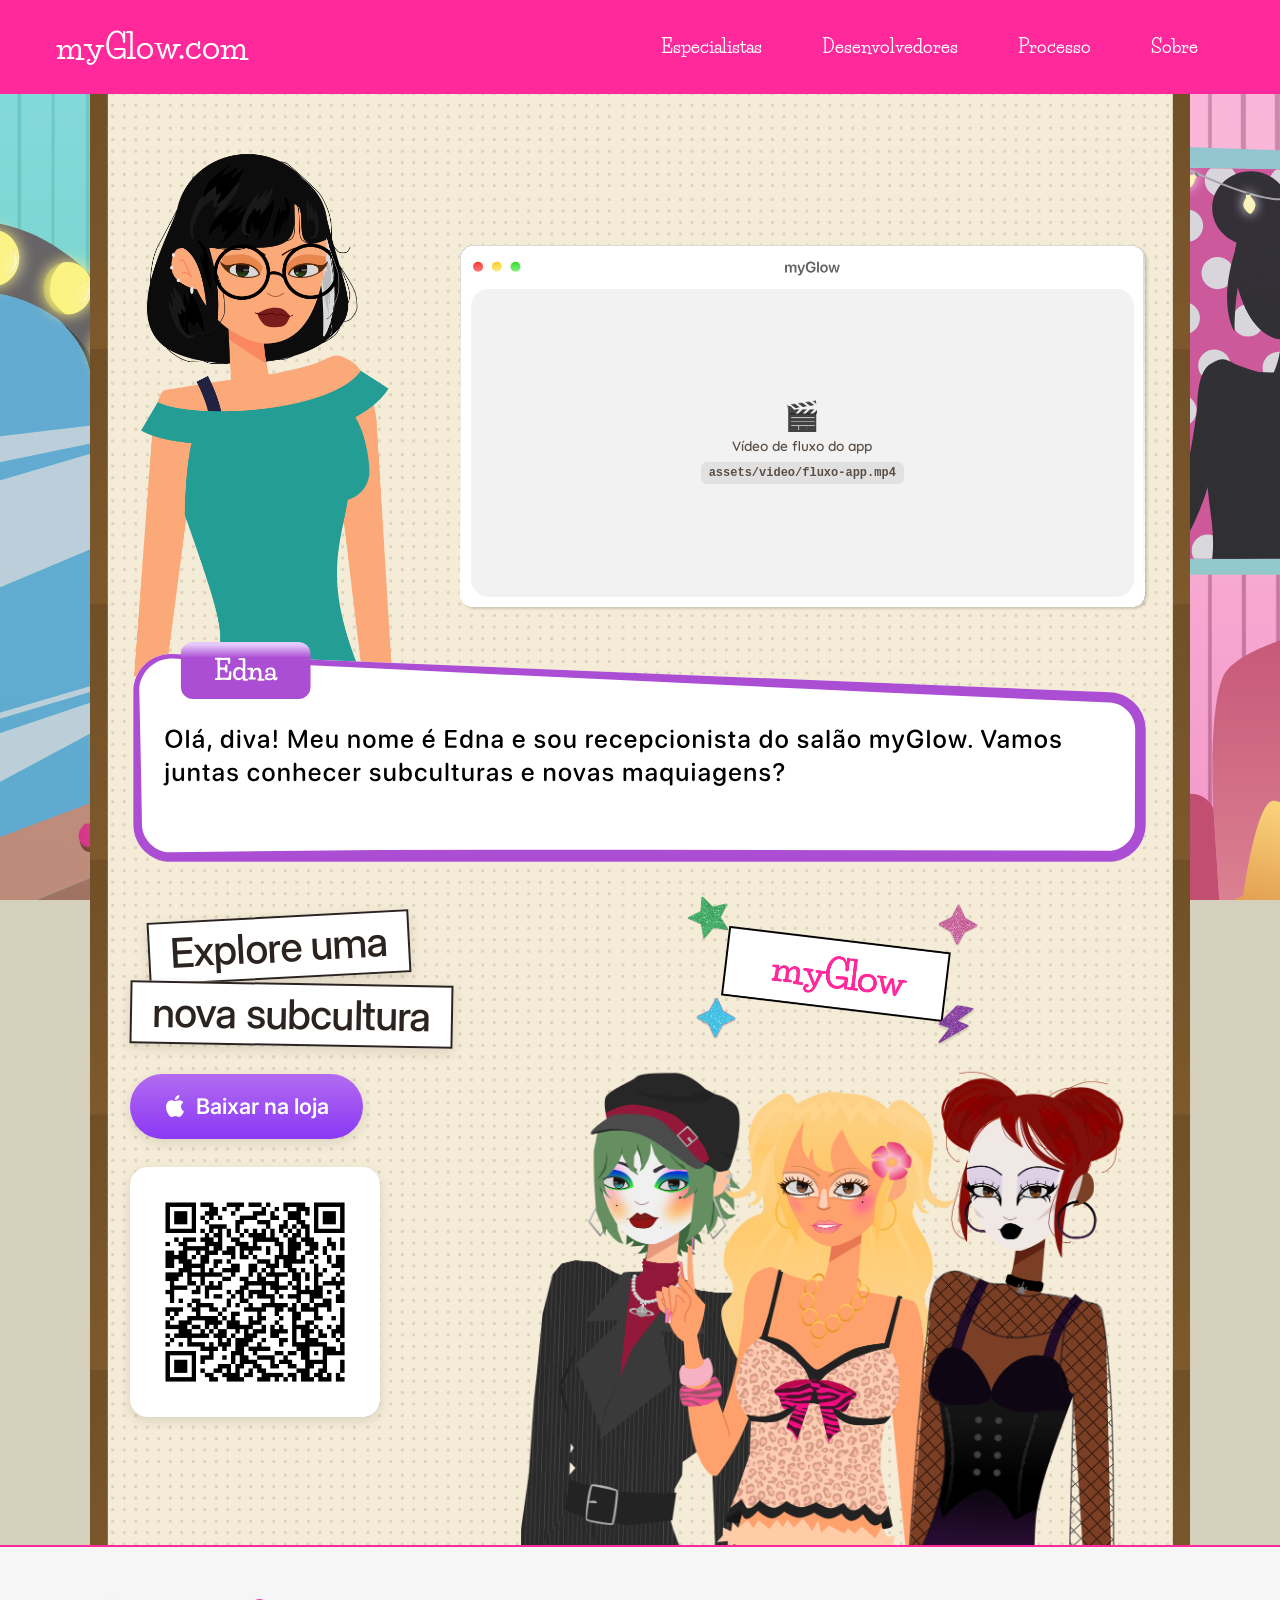
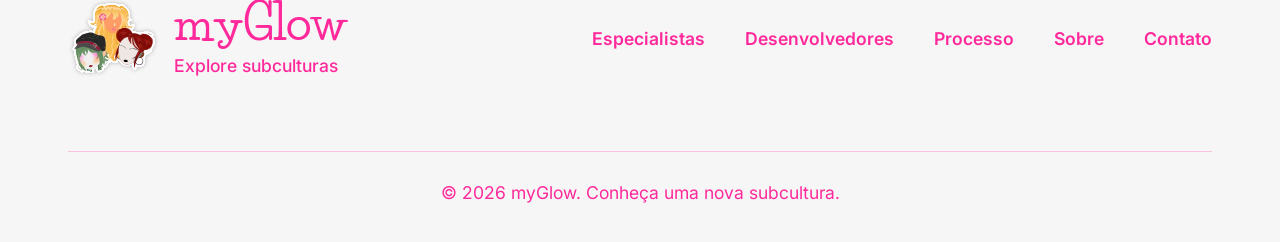
<file: index.html>
<!DOCTYPE html>
<html lang="pt-BR">
<head>
  <meta charset="UTF-8" />
  <meta name="viewport" content="width=device-width, initial-scale=1.0" />
  <title>myGlow.com — Home</title>
  <link rel="preconnect" href="https://fonts.googleapis.com" />
  <link rel="preconnect" href="https://fonts.gstatic.com" crossorigin />
  <link
    href="https://fonts.googleapis.com/css2?family=Fredoka:wght@500;600;700&family=Quicksand:wght@500;600;700&family=Life+Savers:wght@700;800&family=Inter:wght@400;500;600&display=swap"
    rel="stylesheet"
  />
  <link rel="stylesheet" href="css/styles.css" />
</head>
<body>
  <nav class="navbar">
    <a href="index.html" class="navbar__logo">myGlow.com</a>
    <button class="navbar__toggle" aria-label="Abrir menu">☰</button>
    <ul class="navbar__links">
      <li><a href="especialistas.html">Especialistas</a></li>
      <li><a href="desenvolvedores.html">Desenvolvedores</a></li>
      <li><a href="processo.html">Processo</a></li>
      <li><a href="sobre.html">Sobre</a></li>
    </ul>
  </nav>

  <div class="page-panel">
  <main class="page home-page">
    <section class="home-hero">
      <img
        class="character-edna"
        src="assets/img/home/personagem-edna-home.png"
        alt="Ilustração da Edna, personagem guia do myGlow"
      />

      <div class="video-window" data-video-frame>
        <video
          controls
          playsinline
          preload="metadata"
          src="assets/video/fluxo-app.mp4"
          aria-label="Vídeo mostrando o fluxo do aplicativo myGlow"
        ></video>
        <div class="placeholder" style="display:none;">
          <span class="placeholder__icon">🎬</span>
          <span>Vídeo de fluxo do app</span>
          <span class="placeholder__file">assets/video/fluxo-app.mp4</span>
        </div>
      </div>
    </section>

    <img
      class="speech-bubble"
      src="assets/img/home/balao-home.svg"
      alt="Edna: Olá, diva! Meu nome é Edna e sou recepcionista do salão myGlow. Vamos juntas conhecer subculturas e novas maquiagens?"
    />

    <section class="home-bottom">
      <div class="home-cta">
        <h1 class="paper-tags">
          <span class="paper-tag paper-tag--1">Explore uma</span>
          <span class="paper-tag paper-tag--2">nova subcultura</span>
        </h1>

        <a
          class="store-button"
          href="https://apps.apple.com/br/app/myglow/id6808757684"
          target="_blank"
          rel="noopener"
        >
          <svg class="store-button__icon" viewBox="0 0 24 24" aria-hidden="true">
            <path d="M12.152 6.896c-.948 0-2.415-1.078-3.96-1.04-2.04.027-3.91 1.183-4.961 3.014-2.117 3.675-.546 9.103 1.519 12.09 1.013 1.454 2.208 3.09 3.792 3.039 1.52-.065 2.09-.987 3.935-.987 1.831 0 2.35.987 3.96.948 1.637-.026 2.676-1.48 3.676-2.948 1.156-1.688 1.636-3.325 1.662-3.415-.039-.013-3.182-1.221-3.22-4.857-.026-3.04 2.48-4.494 2.597-4.559-1.429-2.09-3.623-2.324-4.39-2.376-2-.156-3.675 1.09-4.61 1.09zM15.53 3.83c.843-1.012 1.4-2.427 1.245-3.83-1.207.052-2.662.805-3.532 1.818-.78.896-1.454 2.338-1.273 3.714 1.338.104 2.715-.688 3.559-1.701"/>
          </svg>
          Baixar na loja
        </a>

        <img
          class="qr-code"
          src="assets/img/home/qr-code-app-home.png"
          alt="QR code que abre a página do myGlow na App Store"
        />
      </div>

      <div class="home-art">
        <div class="myglow-tag">
          <img class="myglow-tag__img" src="assets/img/home/tag-nome-app-home.png" alt="myGlow" />
          <img class="pin pin--1" src="assets/img/home/pin-tag-verde-home.png" alt="" aria-hidden="true" />
          <img class="pin pin--4" src="assets/img/home/pin-tag-rosa-home.png" alt="" aria-hidden="true" />
          <img class="pin pin--2" src="assets/img/home/pin-tag-azul-home.png" alt="" aria-hidden="true" />
          <img class="pin pin--3" src="assets/img/home/pin-tag-roxo-home.png" alt="" aria-hidden="true" />
        </div>

        <img
          class="trio"
          src="assets/img/home/especialistas-home.png"
          alt="As especialistas Cindy, Sana e Lucy lado a lado"
        />
      </div>
    </section>
  </main>

  </div>

  <footer class="site-footer">
    <div class="site-footer__inner">
      <div class="site-footer__top">
        <a href="index.html" class="site-footer__brand">
          <img class="site-footer__icon" src="assets/img/footer/footer-myglow-icon.svg" alt="" aria-hidden="true" />
          <span>
            <span class="site-footer__name">myGlow</span>
            <span class="site-footer__tagline">Explore subculturas</span>
          </span>
        </a>
        <nav class="site-footer__nav" aria-label="Rodapé">
          <a href="especialistas.html">Especialistas</a>
          <a href="desenvolvedores.html">Desenvolvedores</a>
          <a href="processo.html">Processo</a>
          <a href="sobre.html">Sobre</a>
          <a href="sobre.html#contato">Contato</a>
        </nav>
      </div>
      <p class="site-footer__copy">© 2026 myGlow. Conheça uma nova subcultura.</p>
    </div>
  </footer>

  <script src="js/main.js"></script>
</body>
</html>
</file>
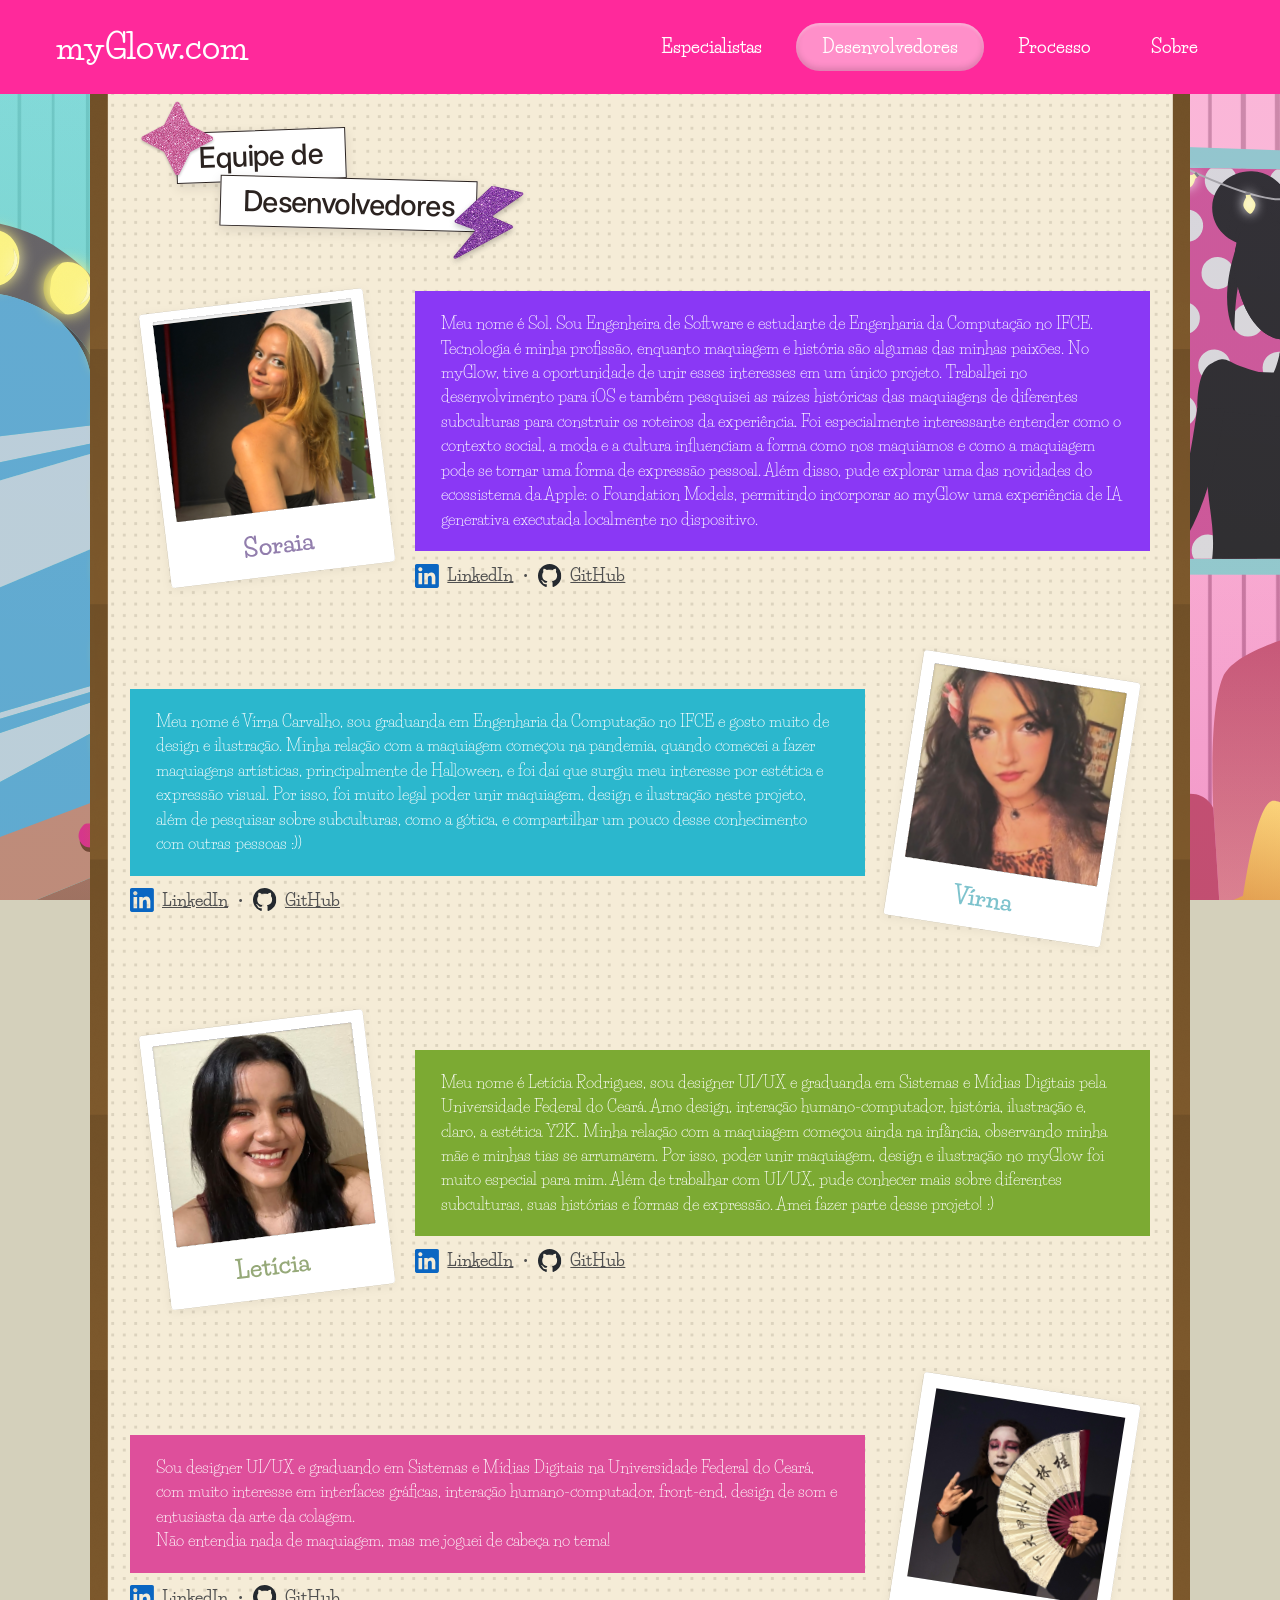
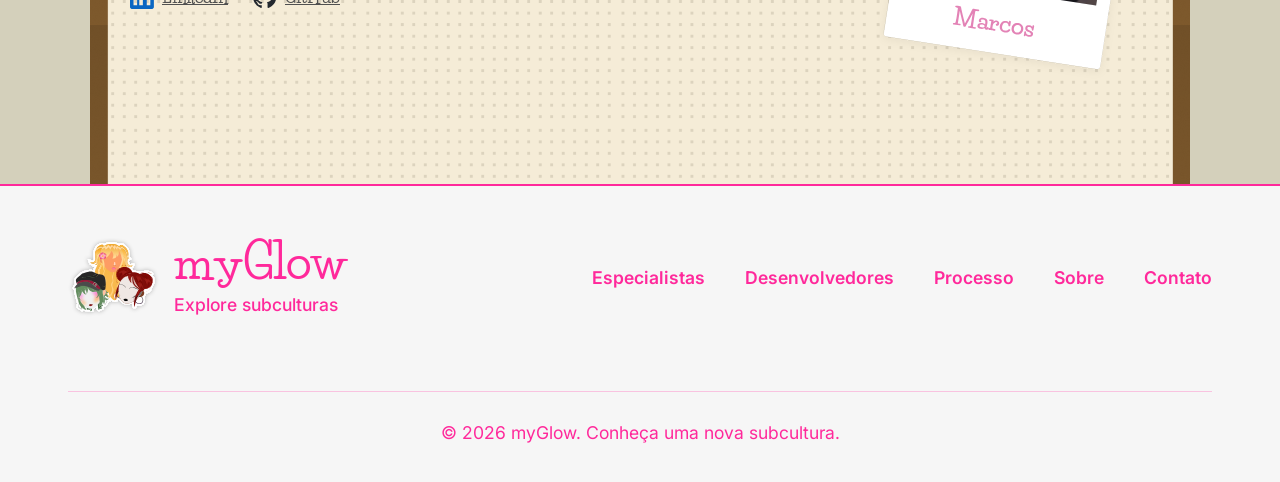
<file: desenvolvedores.html>
<!DOCTYPE html>
<html lang="pt-BR">
<head>
  <meta charset="UTF-8" />
  <meta name="viewport" content="width=device-width, initial-scale=1.0" />
  <title>myGlow.com — Desenvolvedores</title>
  <link rel="preconnect" href="https://fonts.googleapis.com" />
  <link rel="preconnect" href="https://fonts.gstatic.com" crossorigin />
  <link
    href="https://fonts.googleapis.com/css2?family=Fredoka:wght@500;600;700&family=Quicksand:wght@500;600;700&family=Life+Savers:wght@700;800&family=Inter:wght@400;500;600&display=swap"
    rel="stylesheet"
  />
  <link rel="stylesheet" href="css/styles.css" />
</head>
<body>

  <nav class="navbar">
    <a href="index.html" class="navbar__logo">myGlow.com</a>
    <button class="navbar__toggle" aria-label="Abrir menu">☰</button>
    <ul class="navbar__links">
      <li><a href="especialistas.html">Especialistas</a></li>
      <li><a href="desenvolvedores.html" class="active">Desenvolvedores</a></li>
      <li><a href="processo.html">Processo</a></li>
      <li><a href="sobre.html">Sobre</a></li>
    </ul>
  </nav>

  <div class="page-panel">
  <main class="page">
    <h1 class="section-title">
      <span class="paper-tag paper-tag--title section-title__line1">
        Equipe de
        <img class="pin pin--tl" src="assets/img/home/pin-tag-rosa-home.png" alt="" aria-hidden="true" />
      </span>
      <span class="paper-tag paper-tag--title section-title__line2">
        Desenvolvedores
        <img class="pin pin--br" src="assets/img/home/pin-tag-roxo-home.png" alt="" aria-hidden="true" />
      </span>
    </h1>

    <article class="dev-row dev-row--purple">
      <img class="dev-photo" src="assets/img/dev/polaroid-foto-soraia.svg" alt="Foto de Soraia" />
      <div class="dev-body">
        <p class="dev-bio">
          Meu nome é Sol. Sou Engenheira de Software e estudante de Engenharia da Computação no IFCE.
          Tecnologia é minha profissão, enquanto maquiagem e história são algumas das minhas paixões.
          No myGlow, tive a oportunidade de unir esses interesses em um único projeto. Trabalhei no
          desenvolvimento para iOS e também pesquisei as raízes históricas das maquiagens de
          diferentes subculturas para construir os roteiros da experiência. Foi especialmente
          interessante entender como o contexto social, a moda e a cultura influenciam a forma como
          nos maquiamos e como a maquiagem pode se tornar uma forma de expressão pessoal. Além disso,
          pude explorar uma das novidades do ecossistema da Apple: o Foundation Models, permitindo
          incorporar ao myGlow uma experiência de IA generativa executada localmente no dispositivo.
        </p>
        <p class="dev-links">
          <a href="https://www.linkedin.com/in/soraia-freire-batista-55b183385/" target="_blank" rel="noopener">
            <img class="social-icon" src="assets/img/dev/LinkedIn,%20Negative.svg" alt="" aria-hidden="true" />LinkedIn
          </a>
          <span class="dev-links__dot" aria-hidden="true">•</span>
          <a href="https://github.com/SolFreire" target="_blank" rel="noopener">
            <img class="social-icon" src="assets/img/dev/GitHub,%20Normal.svg" alt="" aria-hidden="true" />GitHub
          </a>
        </p>
      </div>
    </article>

    <article class="dev-row dev-row--blue dev-row--photo-right">
      <img class="dev-photo" src="assets/img/dev/polaroid-foto-virna.svg" alt="Foto de Vírna" />
      <div class="dev-body">
        <p class="dev-bio">
          Meu nome é Vírna Carvalho, sou graduanda em Engenharia da Computação no IFCE e gosto muito
          de design e ilustração. Minha relação com a maquiagem começou na pandemia, quando comecei a
          fazer maquiagens artísticas, principalmente de Halloween, e foi daí que surgiu meu interesse
          por estética e expressão visual. Por isso, foi muito legal poder unir maquiagem, design e
          ilustração neste projeto, além de pesquisar sobre subculturas, como a gótica, e compartilhar
          um pouco desse conhecimento com outras pessoas :))
        </p>
        <p class="dev-links">
          <a href="https://www.linkedin.com/in/virna-carvalho/" target="_blank" rel="noopener">
            <img class="social-icon" src="assets/img/dev/LinkedIn,%20Negative.svg" alt="" aria-hidden="true" />LinkedIn
          </a>
          <span class="dev-links__dot" aria-hidden="true">•</span>
          <a href="https://github.com/anavrna" target="_blank" rel="noopener">
            <img class="social-icon" src="assets/img/dev/GitHub,%20Normal.svg" alt="" aria-hidden="true" />GitHub
          </a>
        </p>
      </div>
    </article>

    <article class="dev-row dev-row--green">
      <img class="dev-photo" src="assets/img/dev/polaroid-foto-leticia.svg" alt="Foto de Letícia" />
      <div class="dev-body">
        <p class="dev-bio">
          Meu nome é Letícia Rodrigues, sou designer UI/UX e graduanda em Sistemas e Mídias Digitais
          pela Universidade Federal do Ceará. Amo design, interação humano-computador, história,
          ilustração e, claro, a estética Y2K. Minha relação com a maquiagem começou ainda na
          infância, observando minha mãe e minhas tias se arrumarem. Por isso, poder unir maquiagem,
          design e ilustração no myGlow foi muito especial para mim. Além de trabalhar com UI/UX,
          pude conhecer mais sobre diferentes subculturas, suas histórias e formas de expressão.
          Amei fazer parte desse projeto! :)
        </p>
        <p class="dev-links">
          <a href="https://www.linkedin.com/in/leticiar-io/" target="_blank" rel="noopener">
            <img class="social-icon" src="assets/img/dev/LinkedIn,%20Negative.svg" alt="" aria-hidden="true" />LinkedIn
          </a>
          <span class="dev-links__dot" aria-hidden="true">•</span>
          <a href="https://github.com/leticiaroodrigues" target="_blank" rel="noopener">
            <img class="social-icon" src="assets/img/dev/GitHub,%20Normal.svg" alt="" aria-hidden="true" />GitHub
          </a>
        </p>
      </div>
    </article>

    <article class="dev-row dev-row--pink dev-row--photo-right">
      <img class="dev-photo" src="assets/img/dev/polaroid-foto-marquinhos.svg" alt="Foto de Marcos" />
      <div class="dev-body">
        <p class="dev-bio">
          Sou designer UI/UX e graduando em Sistemas e Mídias Digitais na Universidade Federal do
          Ceará, com muito interesse em interfaces gráficas, interação humano-computador, front-end,
          design de som e entusiasta da arte da colagem.<br />
          Não entendia nada de maquiagem, mas me joguei de cabeça no tema!
        </p>
        <p class="dev-links">
          <a href="https://www.linkedin.com/in/marcos-v-costa/" target="_blank" rel="noopener">
            <img class="social-icon" src="assets/img/dev/LinkedIn,%20Negative.svg" alt="" aria-hidden="true" />LinkedIn
          </a>
          <span class="dev-links__dot" aria-hidden="true">•</span>
          <a href="https://github.com/marcos-v-costa" target="_blank" rel="noopener">
            <img class="social-icon" src="assets/img/dev/GitHub,%20Normal.svg" alt="" aria-hidden="true" />GitHub
          </a>
        </p>
      </div>
    </article>
  </main>

  </div>

  <footer class="site-footer">
    <div class="site-footer__inner">
      <div class="site-footer__top">
        <a href="index.html" class="site-footer__brand">
          <img class="site-footer__icon" src="assets/img/footer/footer-myglow-icon.svg" alt="" aria-hidden="true" />
          <span>
            <span class="site-footer__name">myGlow</span>
            <span class="site-footer__tagline">Explore subculturas</span>
          </span>
        </a>
        <nav class="site-footer__nav" aria-label="Rodapé">
          <a href="especialistas.html">Especialistas</a>
          <a href="desenvolvedores.html">Desenvolvedores</a>
          <a href="processo.html">Processo</a>
          <a href="sobre.html">Sobre</a>
          <a href="sobre.html#contato">Contato</a>
        </nav>
      </div>
      <p class="site-footer__copy">© 2026 myGlow. Conheça uma nova subcultura.</p>
    </div>
  </footer>

  <script src="js/main.js"></script>
</body>
</html>
</file>
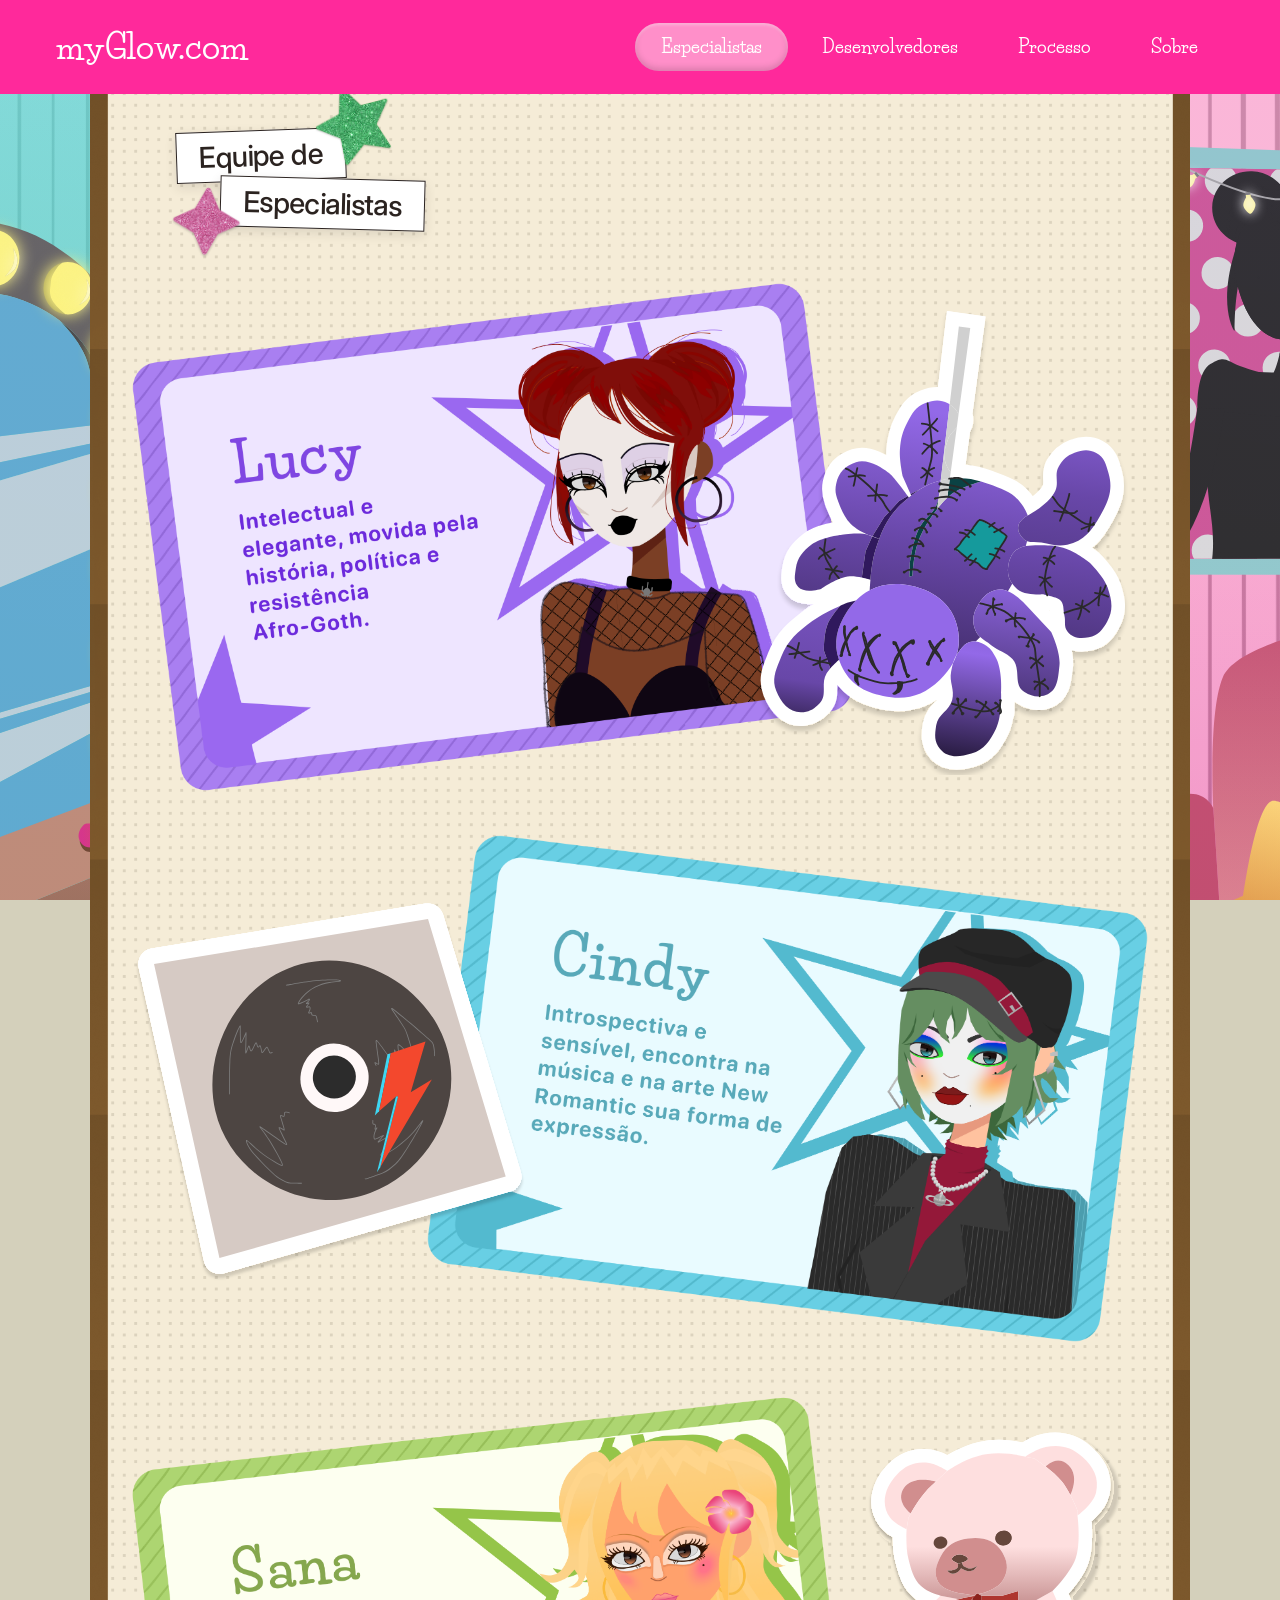
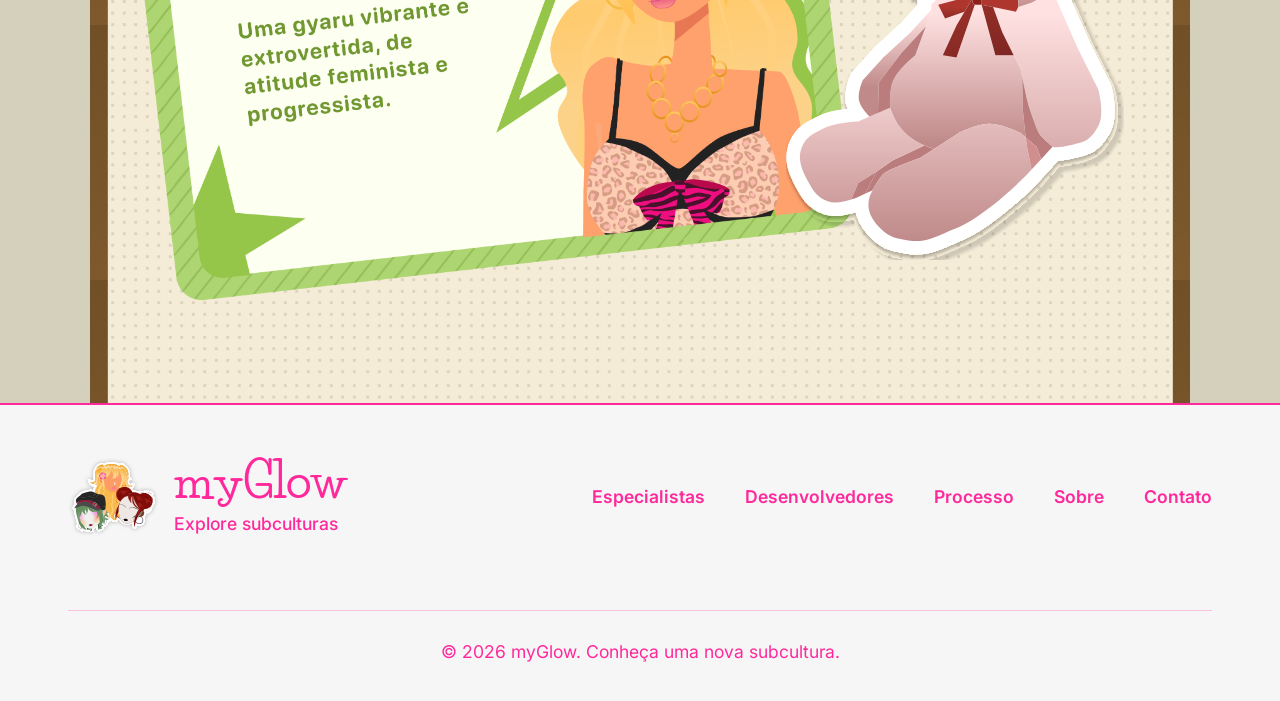
<file: especialistas.html>
<!DOCTYPE html>
<html lang="pt-BR">
<head>
  <meta charset="UTF-8" />
  <meta name="viewport" content="width=device-width, initial-scale=1.0" />
  <title>myGlow.com — Especialistas</title>
  <link rel="preconnect" href="https://fonts.googleapis.com" />
  <link rel="preconnect" href="https://fonts.gstatic.com" crossorigin />
  <link
    href="https://fonts.googleapis.com/css2?family=Fredoka:wght@500;600;700&family=Quicksand:wght@500;600;700&family=Life+Savers:wght@700;800&family=Inter:wght@400;500;600&display=swap"
    rel="stylesheet"
  />
  <link rel="stylesheet" href="css/styles.css" />
</head>
<body>

  <nav class="navbar">
    <a href="index.html" class="navbar__logo">myGlow.com</a>
    <button class="navbar__toggle" aria-label="Abrir menu">☰</button>
    <ul class="navbar__links">
      <li><a href="especialistas.html" class="active">Especialistas</a></li>
      <li><a href="desenvolvedores.html">Desenvolvedores</a></li>
      <li><a href="processo.html">Processo</a></li>
      <li><a href="sobre.html">Sobre</a></li>
    </ul>
  </nav>

  <div class="page-panel">
  <main class="page">
    <h1 class="section-title">
      <span class="paper-tag paper-tag--title section-title__line1">
        Equipe de
        <img class="pin pin--tr" src="assets/img/home/pin-tag-verde-home.png" alt="" aria-hidden="true" />
      </span>
      <span class="paper-tag paper-tag--title section-title__line2">
        Especialistas
        <img class="pin pin--bl" src="assets/img/home/pin-tag-rosa-home.png" alt="" aria-hidden="true" />
      </span>
    </h1>

    <div class="specialist-row specialist-row--left">
      <img
        class="specialist-card"
        src="assets/img/team/card-especialista-lucy.png"
        alt="Lucy — Intelectual e elegante, movida pela história, política e resistência Afro-Goth."
      />
      <img class="specialist-sticker" src="assets/img/team/icone-urso-lucy.svg" alt="" aria-hidden="true" />
    </div>

    <div class="specialist-row specialist-row--right">
      <img class="specialist-sticker" src="assets/img/team/Disco%20Animado.svg" alt="" aria-hidden="true" />
      <img
        class="specialist-card"
        src="assets/img/team/card-especialista-cindy.png"
        alt="Cindy — Introspectiva e sensível, encontra na música e na arte New Romantic sua forma de expressão."
      />
    </div>

    <div class="specialist-row specialist-row--left">
      <img
        class="specialist-card"
        src="assets/img/team/card-especialista-sana.png"
        alt="Sana — Uma gyaru vibrante e extrovertida, de atitude feminista e progressista."
      />
      <img class="specialist-sticker" src="assets/img/team/icone-urso-sana.svg" alt="" aria-hidden="true" />
    </div>
  </main>

  </div>

  <footer class="site-footer">
    <div class="site-footer__inner">
      <div class="site-footer__top">
        <a href="index.html" class="site-footer__brand">
          <img class="site-footer__icon" src="assets/img/footer/footer-myglow-icon.svg" alt="" aria-hidden="true" />
          <span>
            <span class="site-footer__name">myGlow</span>
            <span class="site-footer__tagline">Explore subculturas</span>
          </span>
        </a>
        <nav class="site-footer__nav" aria-label="Rodapé">
          <a href="especialistas.html">Especialistas</a>
          <a href="desenvolvedores.html">Desenvolvedores</a>
          <a href="processo.html">Processo</a>
          <a href="sobre.html">Sobre</a>
          <a href="sobre.html#contato">Contato</a>
        </nav>
      </div>
      <p class="site-footer__copy">© 2026 myGlow. Conheça uma nova subcultura.</p>
    </div>
  </footer>

  <script src="js/main.js"></script>
</body>
</html>
</file>
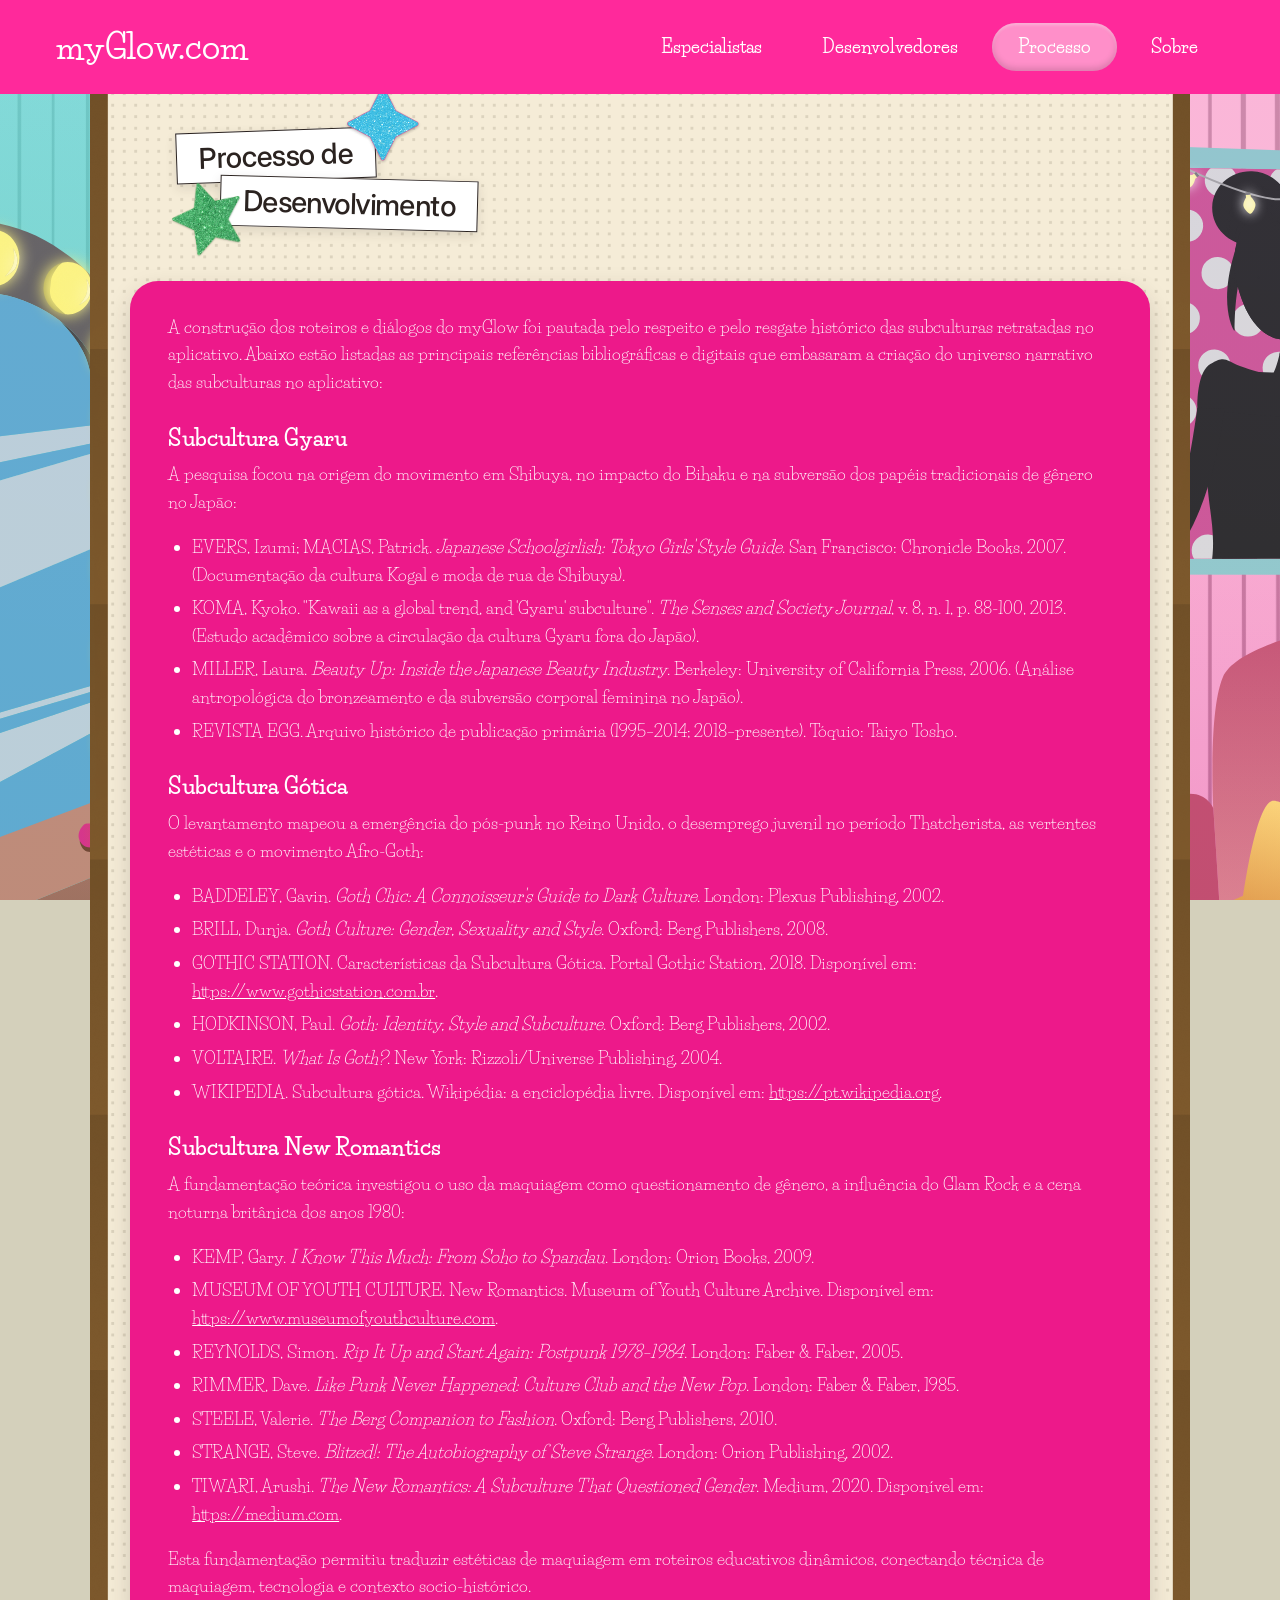
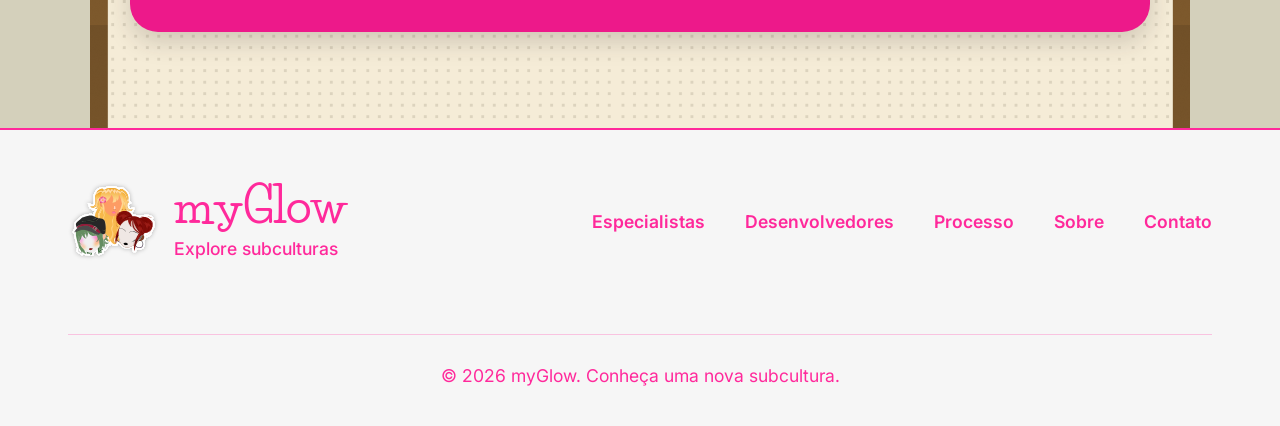
<file: processo.html>
<!DOCTYPE html>
<html lang="pt-BR">
<head>
  <meta charset="UTF-8" />
  <meta name="viewport" content="width=device-width, initial-scale=1.0" />
  <title>myGlow.com — Processo</title>
  <link rel="preconnect" href="https://fonts.googleapis.com" />
  <link rel="preconnect" href="https://fonts.gstatic.com" crossorigin />
  <link
    href="https://fonts.googleapis.com/css2?family=Fredoka:wght@500;600;700&family=Quicksand:wght@500;600;700&family=Life+Savers:wght@700;800&family=Inter:wght@400;500;600&display=swap"
    rel="stylesheet"
  />
  <link rel="stylesheet" href="css/styles.css" />
</head>
<body>

  <nav class="navbar">
    <a href="index.html" class="navbar__logo">myGlow.com</a>
    <button class="navbar__toggle" aria-label="Abrir menu">☰</button>
    <ul class="navbar__links">
      <li><a href="especialistas.html">Especialistas</a></li>
      <li><a href="desenvolvedores.html">Desenvolvedores</a></li>
      <li><a href="processo.html" class="active">Processo</a></li>
      <li><a href="sobre.html">Sobre</a></li>
    </ul>
  </nav>

  <div class="page-panel">
  <main class="page">
    <h1 class="section-title">
      <span class="paper-tag paper-tag--title section-title__line1">
        Processo de
        <img class="pin pin--tr" src="assets/img/home/pin-tag-azul-home.png" alt="" aria-hidden="true" />
      </span>
      <span class="paper-tag paper-tag--title section-title__line2">
        Desenvolvimento
        <img class="pin pin--bl" src="assets/img/home/pin-tag-verde-home.png" alt="" aria-hidden="true" />
      </span>
    </h1>

    <section class="card info-card info-card--about info-card--refs" aria-label="Referências">
      <p>
        A construção dos roteiros e diálogos do myGlow foi pautada pelo respeito e pelo resgate
        histórico das subculturas retratadas no aplicativo. Abaixo estão listadas as principais
        referências bibliográficas e digitais que embasaram a criação do universo narrativo das
        subculturas no aplicativo:
      </p>

      <h3>Subcultura Gyaru</h3>
      <p>
        A pesquisa focou na origem do movimento em Shibuya, no impacto do Bihaku e na subversão dos
        papéis tradicionais de gênero no Japão:
      </p>
      <ul>
        <li>
          EVERS, Izumi; MACIAS, Patrick. <cite>Japanese Schoolgirlish: Tokyo Girls' Style Guide</cite>.
          San Francisco: Chronicle Books, 2007. (Documentação da cultura Kogal e moda de rua de Shibuya).
        </li>
        <li>
          KOMA, Kyoko. "Kawaii as a global trend, and 'Gyaru' subculture". <cite>The Senses and Society
          Journal</cite>, v. 8, n. 1, p. 88-100, 2013. (Estudo acadêmico sobre a circulação da cultura
          Gyaru fora do Japão).
        </li>
        <li>
          MILLER, Laura. <cite>Beauty Up: Inside the Japanese Beauty Industry</cite>. Berkeley: University
          of California Press, 2006. (Análise antropológica do bronzeamento e da subversão corporal
          feminina no Japão).
        </li>
        <li>
          REVISTA EGG. Arquivo histórico de publicação primária (1995–2014; 2018–presente). Tóquio:
          Taiyo Tosho.
        </li>
      </ul>

      <h3>Subcultura Gótica</h3>
      <p>
        O levantamento mapeou a emergência do pós-punk no Reino Unido, o desemprego juvenil no período
        Thatcherista, as vertentes estéticas e o movimento Afro-Goth:
      </p>
      <ul>
        <li>
          BADDELEY, Gavin. <cite>Goth Chic: A Connoisseur's Guide to Dark Culture</cite>. London: Plexus
          Publishing, 2002.
        </li>
        <li>
          BRILL, Dunja. <cite>Goth Culture: Gender, Sexuality and Style</cite>. Oxford: Berg Publishers,
          2008.
        </li>
        <li>
          GOTHIC STATION. Características da Subcultura Gótica. Portal Gothic Station, 2018. Disponível
          em: <a href="https://www.gothicstation.com.br" target="_blank" rel="noopener">https://www.gothicstation.com.br</a>.
        </li>
        <li>
          HODKINSON, Paul. <cite>Goth: Identity, Style and Subculture</cite>. Oxford: Berg Publishers,
          2002.
        </li>
        <li>VOLTAIRE. <cite>What Is Goth?</cite>. New York: Rizzoli/Universe Publishing, 2004.</li>
        <li>
          WIKIPEDIA. Subcultura gótica. Wikipédia: a enciclopédia livre. Disponível em:
          <a href="https://pt.wikipedia.org" target="_blank" rel="noopener">https://pt.wikipedia.org</a>.
        </li>
      </ul>

      <h3>Subcultura New Romantics</h3>
      <p>
        A fundamentação teórica investigou o uso da maquiagem como questionamento de gênero, a
        influência do Glam Rock e a cena noturna britânica dos anos 1980:
      </p>
      <ul>
        <li>KEMP, Gary. <cite>I Know This Much: From Soho to Spandau</cite>. London: Orion Books, 2009.</li>
        <li>
          MUSEUM OF YOUTH CULTURE. New Romantics. Museum of Youth Culture Archive. Disponível em:
          <a href="https://www.museumofyouthculture.com" target="_blank" rel="noopener">https://www.museumofyouthculture.com</a>.
        </li>
        <li>
          REYNOLDS, Simon. <cite>Rip It Up and Start Again: Postpunk 1978–1984</cite>. London: Faber &amp;
          Faber, 2005.
        </li>
        <li>
          RIMMER, Dave. <cite>Like Punk Never Happened: Culture Club and the New Pop</cite>. London: Faber
          &amp; Faber, 1985.
        </li>
        <li>STEELE, Valerie. <cite>The Berg Companion to Fashion</cite>. Oxford: Berg Publishers, 2010.</li>
        <li>
          STRANGE, Steve. <cite>Blitzed!: The Autobiography of Steve Strange</cite>. London: Orion
          Publishing, 2002.
        </li>
        <li>
          TIWARI, Arushi. <cite>The New Romantics: A Subculture That Questioned Gender</cite>. Medium,
          2020. Disponível em: <a href="https://medium.com" target="_blank" rel="noopener">https://medium.com</a>.
        </li>
      </ul>

      <p>
        Esta fundamentação permitiu traduzir estéticas de maquiagem em roteiros educativos dinâmicos,
        conectando técnica de maquiagem, tecnologia e contexto socio-histórico.
      </p>
    </section>
  </main>

  </div>

  <footer class="site-footer">
    <div class="site-footer__inner">
      <div class="site-footer__top">
        <a href="index.html" class="site-footer__brand">
          <img class="site-footer__icon" src="assets/img/footer/footer-myglow-icon.svg" alt="" aria-hidden="true" />
          <span>
            <span class="site-footer__name">myGlow</span>
            <span class="site-footer__tagline">Explore subculturas</span>
          </span>
        </a>
        <nav class="site-footer__nav" aria-label="Rodapé">
          <a href="especialistas.html">Especialistas</a>
          <a href="desenvolvedores.html">Desenvolvedores</a>
          <a href="processo.html">Processo</a>
          <a href="sobre.html">Sobre</a>
          <a href="sobre.html#contato">Contato</a>
        </nav>
      </div>
      <p class="site-footer__copy">© 2026 myGlow. Conheça uma nova subcultura.</p>
    </div>
  </footer>

  <script src="js/main.js"></script>
</body>
</html>
</file>
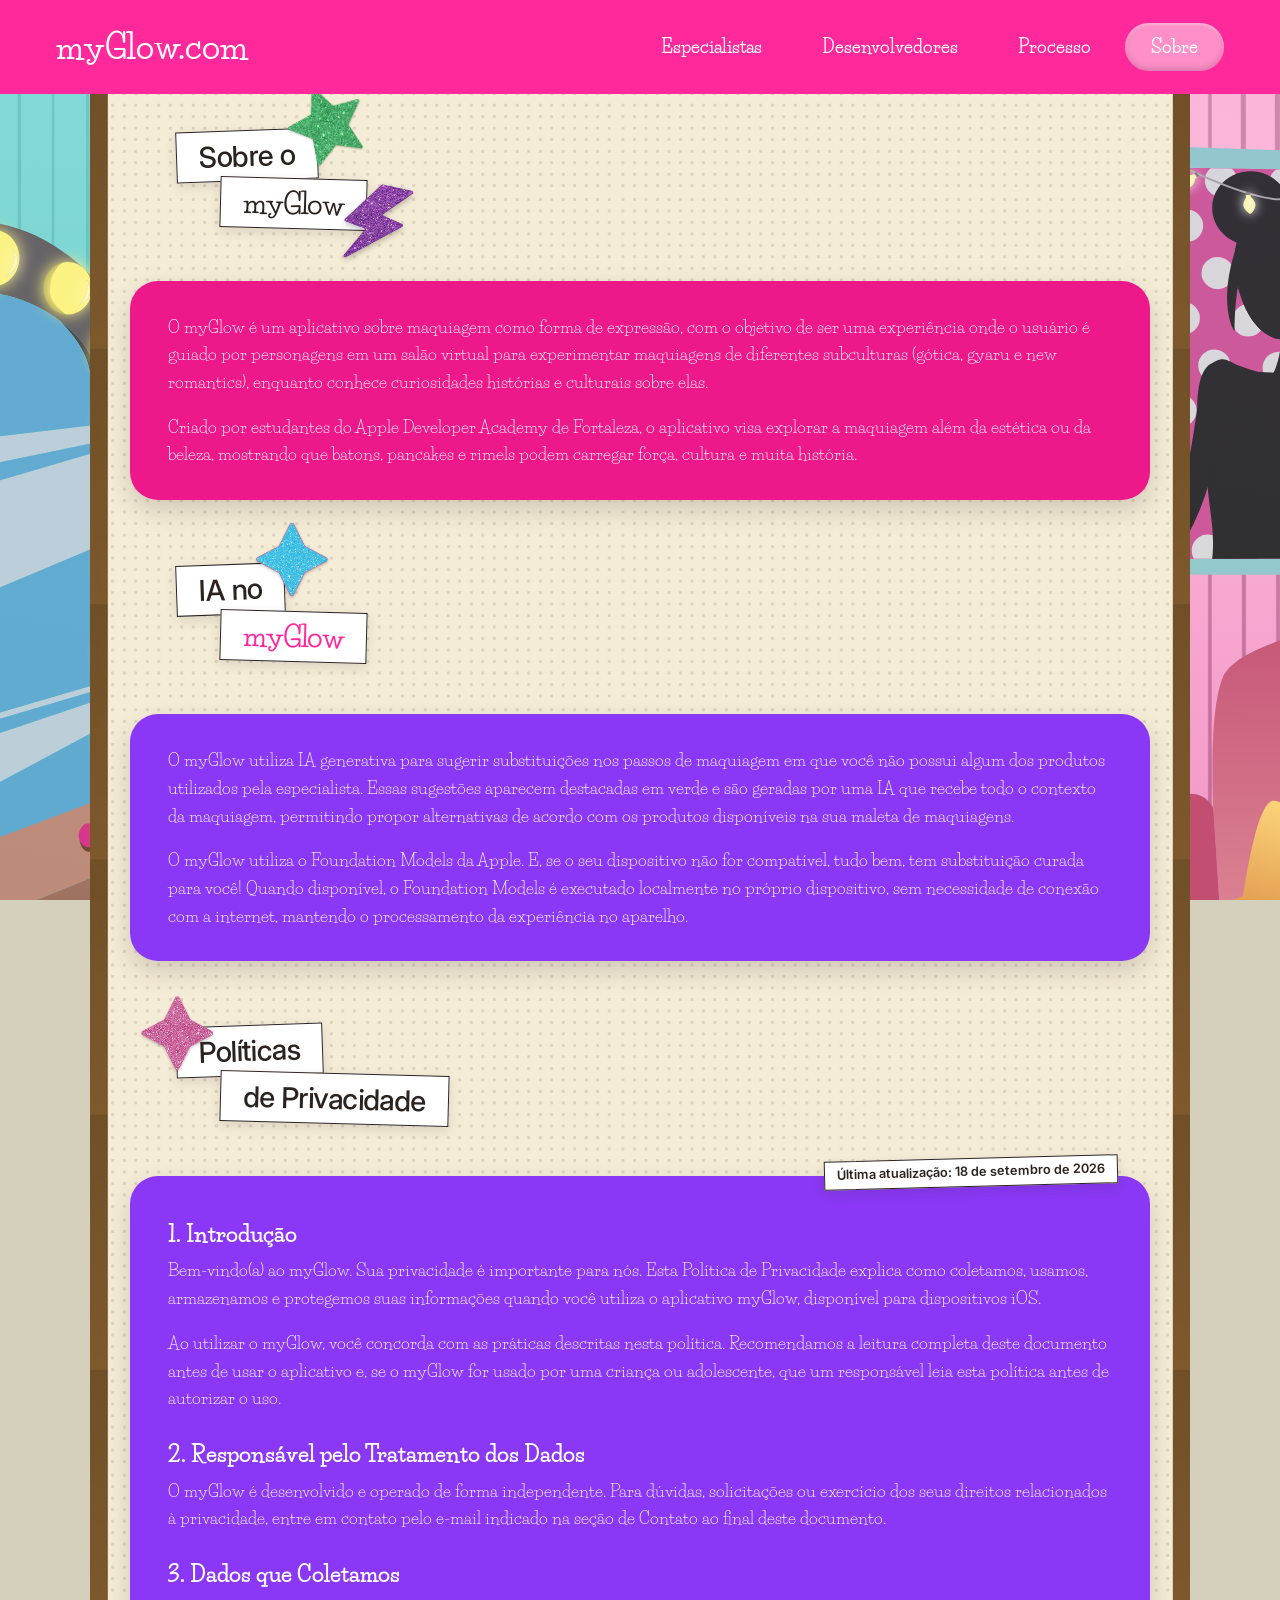
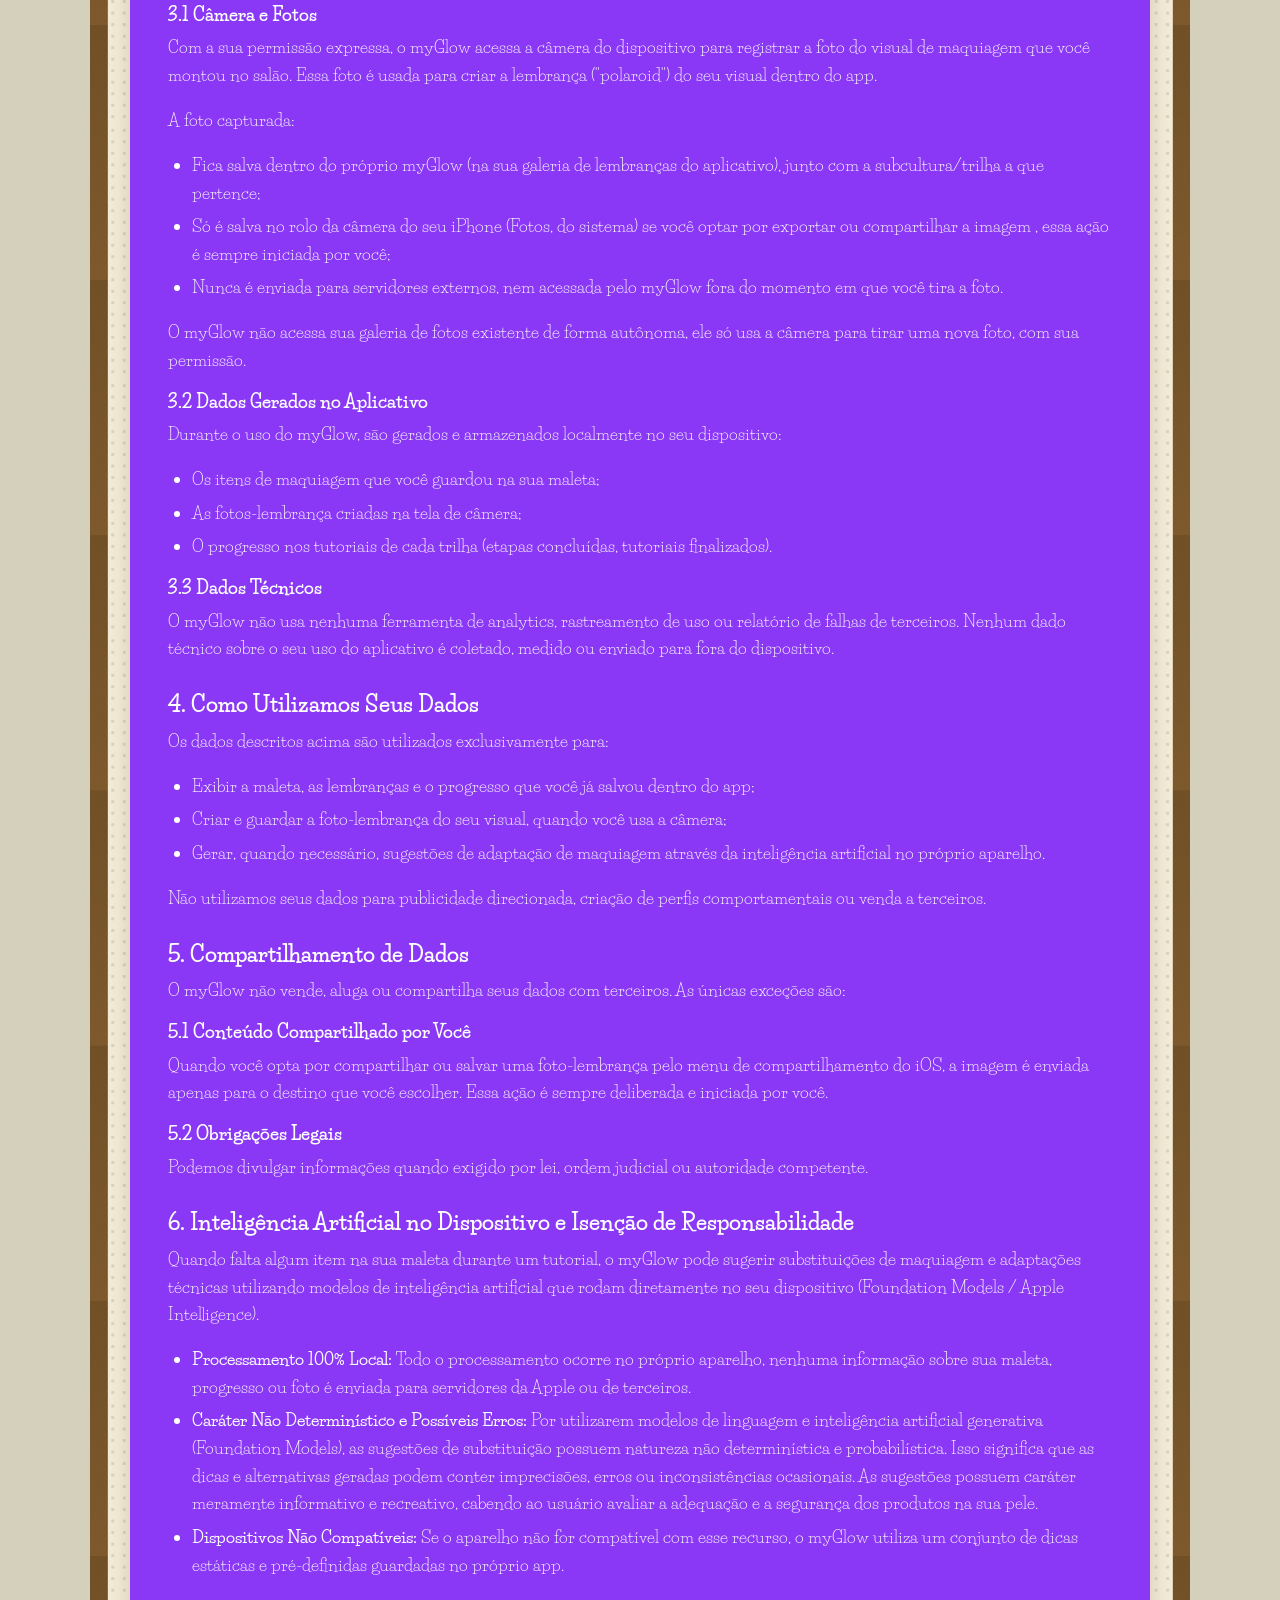
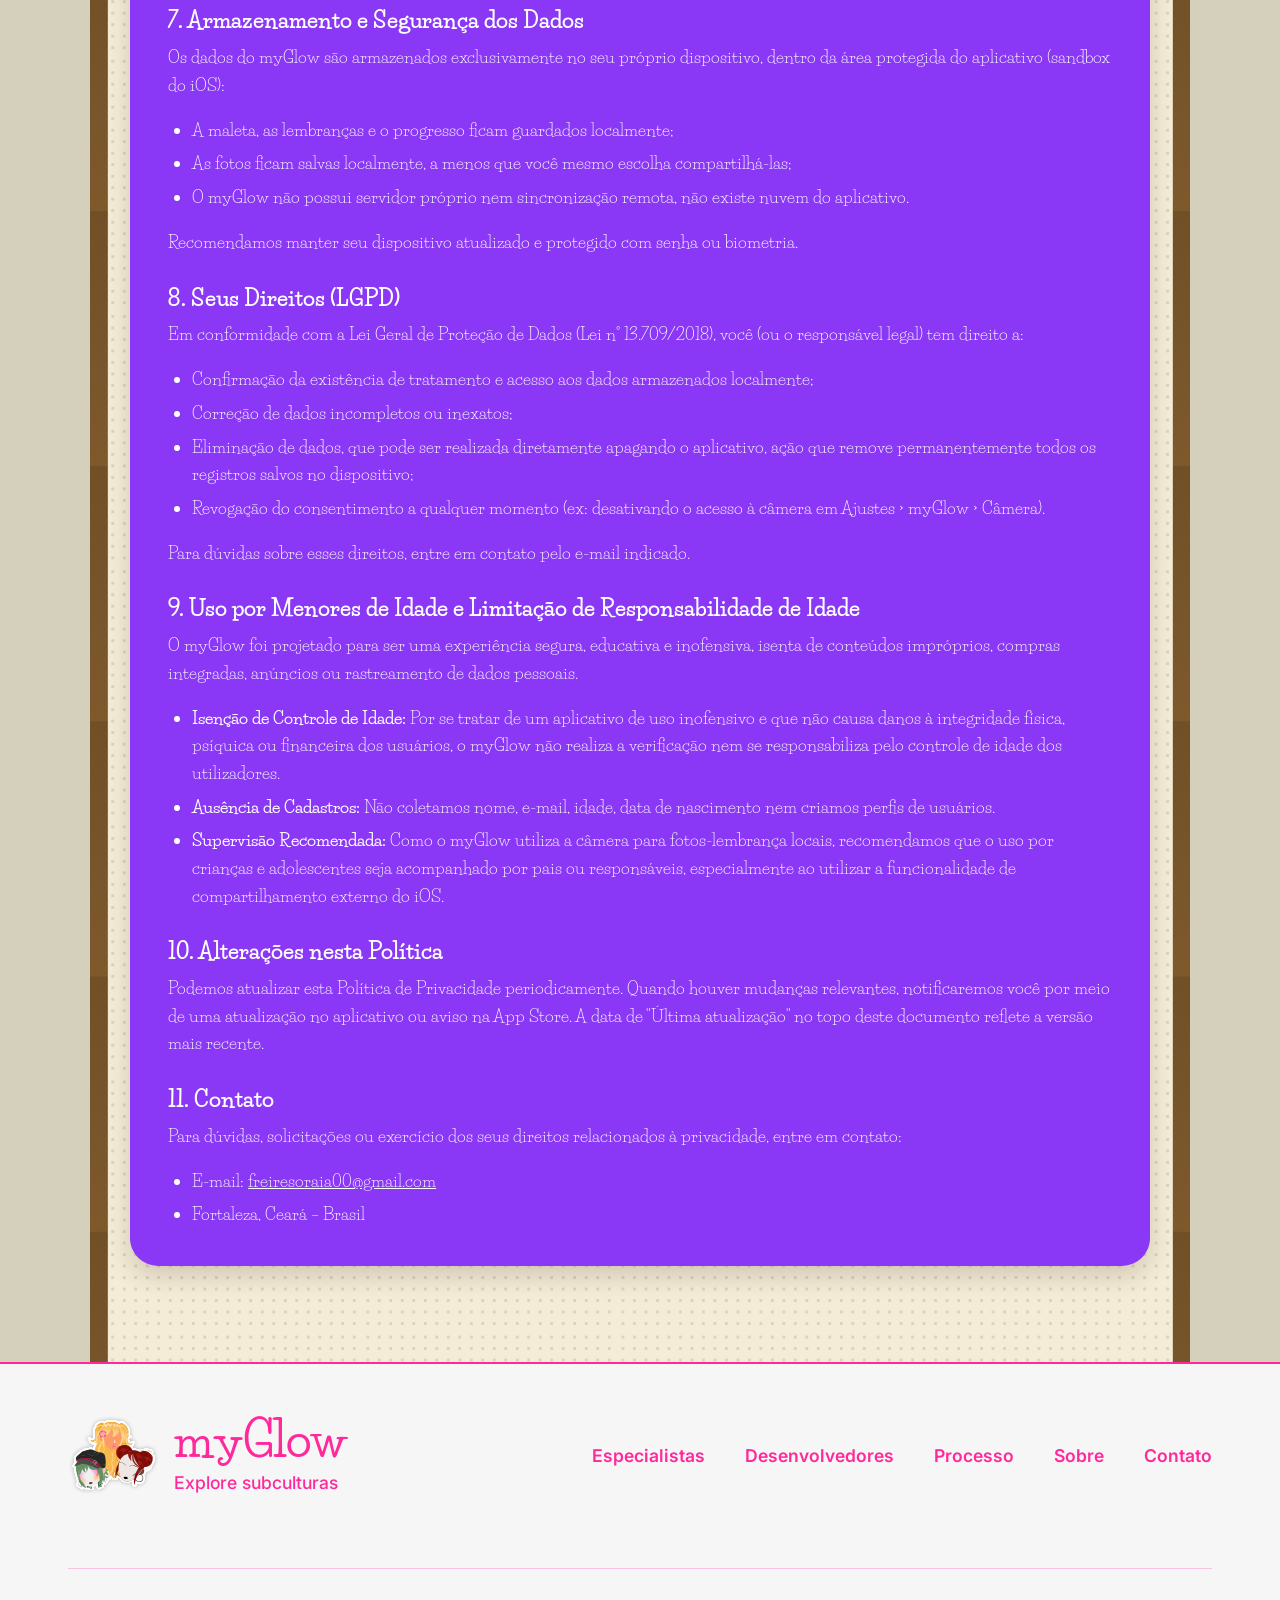
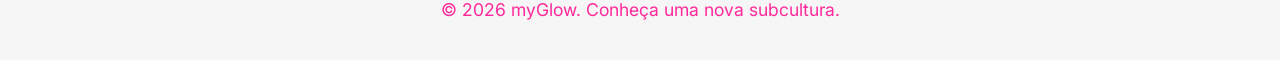
<file: sobre.html>
<!DOCTYPE html>
<html lang="pt-BR">
<head>
  <meta charset="UTF-8" />
  <meta name="viewport" content="width=device-width, initial-scale=1.0" />
  <title>myGlow.com — Sobre</title>
  <link rel="preconnect" href="https://fonts.googleapis.com" />
  <link rel="preconnect" href="https://fonts.gstatic.com" crossorigin />
  <link
    href="https://fonts.googleapis.com/css2?family=Fredoka:wght@500;600;700&family=Quicksand:wght@500;600;700&family=Life+Savers:wght@700;800&family=Inter:wght@400;500;600&display=swap"
    rel="stylesheet"
  />
  <link rel="stylesheet" href="css/styles.css" />
</head>
<body>

  <nav class="navbar">
    <a href="index.html" class="navbar__logo">myGlow.com</a>
    <button class="navbar__toggle" aria-label="Abrir menu">☰</button>
    <ul class="navbar__links">
      <li><a href="especialistas.html">Especialistas</a></li>
      <li><a href="desenvolvedores.html">Desenvolvedores</a></li>
      <li><a href="processo.html">Processo</a></li>
      <li><a href="sobre.html" class="active">Sobre</a></li>
    </ul>
  </nav>

  <div class="page-panel">
  <main class="page sobre-page">
    <h1 class="section-title">
      <span class="paper-tag paper-tag--title section-title__line1">
        Sobre o
        <img class="pin pin--tr" src="assets/img/home/pin-tag-verde-home.png" alt="" aria-hidden="true" />
      </span>
      <span class="paper-tag paper-tag--title section-title__line2">
        <span class="tag-myglow">myGlow</span>
        <img class="pin pin--br" src="assets/img/home/pin-tag-roxo-home.png" alt="" aria-hidden="true" />
      </span>
    </h1>

    <section class="card info-card info-card--about">
      <p>
        O myGlow é um aplicativo sobre maquiagem como forma de expressão, com o objetivo de ser uma
        experiência onde o usuário é guiado por personagens em um salão virtual para experimentar
        maquiagens de diferentes subculturas (gótica, gyaru e new romantics), enquanto conhece
        curiosidades histórias e culturais sobre elas.
      </p>
      <p>
        Criado por estudantes do Apple Developer Academy de Fortaleza, o aplicativo visa explorar a
        maquiagem além da estética ou da beleza, mostrando que batons, pancakes e rimels podem
        carregar força, cultura e muita história.
      </p>
    </section>

    <h2 class="section-title section-title--sub" id="ia-titulo">
      <span class="paper-tag paper-tag--title section-title__line1">
        IA no
        <img class="pin pin--tr" src="assets/img/home/pin-tag-azul-home.png" alt="" aria-hidden="true" />
      </span>
      <span class="paper-tag paper-tag--title section-title__line2">
        <span class="tag-myglow tag-myglow--pink">myGlow</span>
      </span>
    </h2>

    <section class="card info-card info-card--privacy" aria-labelledby="ia-titulo">
      <p>
        O myGlow utiliza IA generativa para sugerir substituições nos passos de maquiagem em que você
        não possui algum dos produtos utilizados pela especialista. Essas sugestões aparecem
        destacadas em verde e são geradas por uma IA que recebe todo o contexto da maquiagem,
        permitindo propor alternativas de acordo com os produtos disponíveis na sua maleta de
        maquiagens.
      </p>
      <p>
        O myGlow utiliza o Foundation Models da Apple. E, se o seu dispositivo não for compatível,
        tudo bem, tem substituição curada para você! Quando disponível, o Foundation Models é
        executado localmente no próprio dispositivo, sem necessidade de conexão com a internet,
        mantendo o processamento da experiência no aparelho.
      </p>
    </section>

    <h2 class="section-title section-title--sub" id="privacidade-titulo">
      <span class="paper-tag paper-tag--title section-title__line1">
        Políticas
        <img class="pin pin--tl" src="assets/img/home/pin-tag-rosa-home.png" alt="" aria-hidden="true" />
      </span>
      <span class="paper-tag paper-tag--title section-title__line2">de Privacidade</span>
    </h2>

    <section class="card info-card info-card--privacy" id="privacidade" aria-labelledby="privacidade-titulo">
      <p class="update-tag">
        Última atualização: <time datetime="2026-09-18">18 de setembro de 2026</time>
      </p>

      <h3>1. Introdução</h3>
      <p>
        Bem-vindo(a) ao myGlow. Sua privacidade é importante para nós. Esta Política de Privacidade
        explica como coletamos, usamos, armazenamos e protegemos suas informações quando você utiliza
        o aplicativo myGlow, disponível para dispositivos iOS.
      </p>
      <p>
        Ao utilizar o myGlow, você concorda com as práticas descritas nesta política. Recomendamos a
        leitura completa deste documento antes de usar o aplicativo e, se o myGlow for usado por uma
        criança ou adolescente, que um responsável leia esta política antes de autorizar o uso.
      </p>

      <h3>2. Responsável pelo Tratamento dos Dados</h3>
      <p>
        O myGlow é desenvolvido e operado de forma independente. Para dúvidas, solicitações ou
        exercício dos seus direitos relacionados à privacidade, entre em contato pelo e-mail indicado
        na seção de Contato ao final deste documento.
      </p>

      <h3>3. Dados que Coletamos</h3>
      <h4>3.1 Câmera e Fotos</h4>
      <p>
        Com a sua permissão expressa, o myGlow acessa a câmera do dispositivo para registrar a foto do
        visual de maquiagem que você montou no salão. Essa foto é usada para criar a lembrança
        ("polaroid") do seu visual dentro do app.
      </p>
      <p>A foto capturada:</p>
      <ul>
        <li>
          Fica salva dentro do próprio myGlow (na sua galeria de lembranças do aplicativo), junto com
          a subcultura/trilha a que pertence;
        </li>
        <li>
          Só é salva no rolo da câmera do seu iPhone (Fotos, do sistema) se você optar por exportar
          ou compartilhar a imagem , essa ação é sempre iniciada por você;
        </li>
        <li>
          Nunca é enviada para servidores externos, nem acessada pelo myGlow fora do momento em que
          você tira a foto.
        </li>
      </ul>
      <p>
        O myGlow não acessa sua galeria de fotos existente de forma autônoma, ele só usa a câmera para
        tirar uma nova foto, com sua permissão.
      </p>

      <h4>3.2 Dados Gerados no Aplicativo</h4>
      <p>Durante o uso do myGlow, são gerados e armazenados localmente no seu dispositivo:</p>
      <ul>
        <li>Os itens de maquiagem que você guardou na sua maleta;</li>
        <li>As fotos-lembrança criadas na tela de câmera;</li>
        <li>O progresso nos tutoriais de cada trilha (etapas concluídas, tutoriais finalizados).</li>
      </ul>

      <h4>3.3 Dados Técnicos</h4>
      <p>
        O myGlow não usa nenhuma ferramenta de analytics, rastreamento de uso ou relatório de falhas
        de terceiros. Nenhum dado técnico sobre o seu uso do aplicativo é coletado, medido ou enviado
        para fora do dispositivo.
      </p>

      <h3>4. Como Utilizamos Seus Dados</h3>
      <p>Os dados descritos acima são utilizados exclusivamente para:</p>
      <ul>
        <li>Exibir a maleta, as lembranças e o progresso que você já salvou dentro do app;</li>
        <li>Criar e guardar a foto-lembrança do seu visual, quando você usa a câmera;</li>
        <li>
          Gerar, quando necessário, sugestões de adaptação de maquiagem através da inteligência
          artificial no próprio aparelho.
        </li>
      </ul>
      <p>
        Não utilizamos seus dados para publicidade direcionada, criação de perfis comportamentais ou
        venda a terceiros.
      </p>

      <h3>5. Compartilhamento de Dados</h3>
      <p>O myGlow não vende, aluga ou compartilha seus dados com terceiros. As únicas exceções são:</p>
      <h4>5.1 Conteúdo Compartilhado por Você</h4>
      <p>
        Quando você opta por compartilhar ou salvar uma foto-lembrança pelo menu de compartilhamento
        do iOS, a imagem é enviada apenas para o destino que você escolher. Essa ação é sempre
        deliberada e iniciada por você.
      </p>
      <h4>5.2 Obrigações Legais</h4>
      <p>Podemos divulgar informações quando exigido por lei, ordem judicial ou autoridade competente.</p>

      <h3>6. Inteligência Artificial no Dispositivo e Isenção de Responsabilidade</h3>
      <p>
        Quando falta algum item na sua maleta durante um tutorial, o myGlow pode sugerir
        substituições de maquiagem e adaptações técnicas utilizando modelos de inteligência
        artificial que rodam diretamente no seu dispositivo (Foundation Models / Apple Intelligence).
      </p>
      <ul>
        <li>
          <strong>Processamento 100% Local:</strong> Todo o processamento ocorre no próprio aparelho,
          nenhuma informação sobre sua maleta, progresso ou foto é enviada para servidores da Apple
          ou de terceiros.
        </li>
        <li>
          <strong>Caráter Não Determinístico e Possíveis Erros:</strong> Por utilizarem modelos de
          linguagem e inteligência artificial generativa (Foundation Models), as sugestões de
          substituição possuem natureza não determinística e probabilística. Isso significa que as
          dicas e alternativas geradas podem conter imprecisões, erros ou inconsistências ocasionais.
          As sugestões possuem caráter meramente informativo e recreativo, cabendo ao usuário avaliar
          a adequação e a segurança dos produtos na sua pele.
        </li>
        <li>
          <strong>Dispositivos Não Compatíveis:</strong> Se o aparelho não for compatível com esse
          recurso, o myGlow utiliza um conjunto de dicas estáticas e pré-definidas guardadas no
          próprio app.
        </li>
      </ul>

      <h3>7. Armazenamento e Segurança dos Dados</h3>
      <p>
        Os dados do myGlow são armazenados exclusivamente no seu próprio dispositivo, dentro da área
        protegida do aplicativo (sandbox do iOS):
      </p>
      <ul>
        <li>A maleta, as lembranças e o progresso ficam guardados localmente;</li>
        <li>As fotos ficam salvas localmente, a menos que você mesmo escolha compartilhá-las;</li>
        <li>
          O myGlow não possui servidor próprio nem sincronização remota, não existe nuvem do
          aplicativo.
        </li>
      </ul>
      <p>Recomendamos manter seu dispositivo atualizado e protegido com senha ou biometria.</p>

      <h3>8. Seus Direitos (LGPD)</h3>
      <p>
        Em conformidade com a Lei Geral de Proteção de Dados (Lei nº 13.709/2018), você (ou o
        responsável legal) tem direito a:
      </p>
      <ul>
        <li>Confirmação da existência de tratamento e acesso aos dados armazenados localmente;</li>
        <li>Correção de dados incompletos ou inexatos;</li>
        <li>
          Eliminação de dados, que pode ser realizada diretamente apagando o aplicativo, ação que
          remove permanentemente todos os registros salvos no dispositivo;
        </li>
        <li>
          Revogação do consentimento a qualquer momento (ex: desativando o acesso à câmera em Ajustes
          &gt; myGlow &gt; Câmera).
        </li>
      </ul>
      <p>Para dúvidas sobre esses direitos, entre em contato pelo e-mail indicado.</p>

      <h3>9. Uso por Menores de Idade e Limitação de Responsabilidade de Idade</h3>
      <p>
        O myGlow foi projetado para ser uma experiência segura, educativa e inofensiva, isenta de
        conteúdos impróprios, compras integradas, anúncios ou rastreamento de dados pessoais.
      </p>
      <ul>
        <li>
          <strong>Isenção de Controle de Idade:</strong> Por se tratar de um aplicativo de uso
          inofensivo e que não causa danos à integridade física, psíquica ou financeira dos usuários,
          o myGlow não realiza a verificação nem se responsabiliza pelo controle de idade dos
          utilizadores.
        </li>
        <li>
          <strong>Ausência de Cadastros:</strong> Não coletamos nome, e-mail, idade, data de
          nascimento nem criamos perfis de usuários.
        </li>
        <li>
          <strong>Supervisão Recomendada:</strong> Como o myGlow utiliza a câmera para
          fotos-lembrança locais, recomendamos que o uso por crianças e adolescentes seja acompanhado
          por pais ou responsáveis, especialmente ao utilizar a funcionalidade de compartilhamento
          externo do iOS.
        </li>
      </ul>

      <h3>10. Alterações nesta Política</h3>
      <p>
        Podemos atualizar esta Política de Privacidade periodicamente. Quando houver mudanças
        relevantes, notificaremos você por meio de uma atualização no aplicativo ou aviso na App
        Store. A data de "Última atualização" no topo deste documento reflete a versão mais recente.
      </p>

      <h3 id="contato">11. Contato</h3>
      <p>
        Para dúvidas, solicitações ou exercício dos seus direitos relacionados à privacidade, entre em
        contato:
      </p>
      <ul>
        <li>E-mail: <a href="mailto:freiresoraia00@gmail.com">freiresoraia00@gmail.com</a></li>
        <li>Fortaleza, Ceará – Brasil</li>
      </ul>
    </section>
  </main>

  </div>

  <footer class="site-footer">
    <div class="site-footer__inner">
      <div class="site-footer__top">
        <a href="index.html" class="site-footer__brand">
          <img class="site-footer__icon" src="assets/img/footer/footer-myglow-icon.svg" alt="" aria-hidden="true" />
          <span>
            <span class="site-footer__name">myGlow</span>
            <span class="site-footer__tagline">Explore subculturas</span>
          </span>
        </a>
        <nav class="site-footer__nav" aria-label="Rodapé">
          <a href="especialistas.html">Especialistas</a>
          <a href="desenvolvedores.html">Desenvolvedores</a>
          <a href="processo.html">Processo</a>
          <a href="sobre.html">Sobre</a>
          <a href="sobre.html#contato">Contato</a>
        </nav>
      </div>
      <p class="site-footer__copy">© 2026 myGlow. Conheça uma nova subcultura.</p>
    </div>
  </footer>

  <script src="js/main.js"></script>
</body>
</html>
</file>
<file: css/styles.css>
/* =========================================================
   myGlow.com — design system
   Estética scrapbook/colagem: fundo bege, cards coloridos
   levemente rotacionados, adesivos, molduras polaroid.
   ========================================================= */

:root {
  --pink: #ff299b;
  --pink-dark: #c4106a;
  --pink-soft: #ffd7ea;
  --pink-dev: #de4f9b;
  --pink-active: #ff8fc9;
  --cream: #d4d0bb;
  --cream-light: #e3e0d0;
  --purple: #8a38f5;
  --purple-dark: #6a3fa0;
  --blue: #2bb7cd;
  --blue-dark: #2a6ea8;
  --yellow: #eab13c;
  --yellow-dark: #c98f22;
  --green: #7caa33;
  --green-dark: #5c8a2c;
  --ink: #2b2320;
  --ink-soft: #5a4f47;
  --link: #505050;
  --white: #ffffff;

  --font-display: "Fredoka", "Baloo 2", system-ui, sans-serif;
  --font-body: "Quicksand", system-ui, sans-serif;
  --font-navbar: "Life Savers", "Fredoka", system-ui, sans-serif;

  --radius-lg: 28px;
  --radius-md: 18px;
  --radius-sm: 10px;
  --shadow-card: 0 10px 24px rgba(43, 35, 32, 0.18);
  --shadow-soft: 0 4px 12px rgba(43, 35, 32, 0.12);
}

* {
  box-sizing: border-box;
}

html,
body {
  margin: 0;
  padding: 0;
}

body {
  font-family: var(--font-body);
  color: var(--ink);
  background-color: var(--cream);
  font-size: 16px;
  line-height: 1.5;
}


body::before {
  content: "";
  position: fixed;
  inset: 0;
  z-index: -1;
  background-image: url("../assets/img/home/cenario-salao-fundo-do-site.svg");
  background-repeat: no-repeat;
  background-size: cover;
  background-position: top center;
}

h1,
h2,
h3,
h4 {
  font-family: var(--font-display);
  margin: 0 0 0.5em;
  line-height: 1.15;
}

p {
  margin: 0 0 1em;
}

a {
  color: inherit;
  text-decoration: none;
}

img {
  max-width: 100%;
  display: block;
}

ul {
  margin: 0;
  padding: 0;
  list-style: none;
}

button {
  font-family: inherit;
}

/* ---------------------------------------------------------
   Painel central (textura creme) sobre o cenário do salão
   --------------------------------------------------------- */
.page-panel {
  width: 86%;
  max-width: 1400px;
  margin: 0 auto;
  min-height: 100vh;
  background-image: url("../assets/img/home/patterns-fundo-para-texto.png");
  background-repeat: repeat-y;
  background-size: 100% auto;
}

@media (max-width: 720px) {
  .page-panel {
    width: 100%;
  }
}

/* ---------------------------------------------------------
   Navbar
   --------------------------------------------------------- */
.navbar {
  display: flex;
  align-items: center;
  justify-content: space-between;
  gap: 16px;
  width: 100%;
  margin: 0;
  padding: 22px 56px;
  background: var(--pink);
  border-radius: 0;
  position: relative;
  z-index: 10;
}

.navbar__logo {
  font-family: var(--font-navbar);
  font-weight: 700;
  font-size: 2.1rem;
  color: var(--white);
  background: none;
  padding: 0;
  border-radius: 0;
  white-space: nowrap;
}

.navbar__links {
  display: flex;
  align-items: center;
  gap: 8px;
  flex-wrap: wrap;
}

.navbar__links a {
  display: inline-block;
  font-family: var(--font-navbar);
  color: var(--white);
  font-weight: 700;
  font-size: 1.15rem;
  padding: 10px 26px;
  border-radius: 999px;
  transition: background 0.15s ease;
}

.navbar__links a:hover {
  background: rgba(255, 255, 255, 0.15);
}

.navbar__links a.active {
  background: var(--pink-active);
  color: var(--white);
  box-shadow: inset 0 -3px 6px rgba(0, 0, 0, 0.15), inset 0 2px 3px rgba(255, 255, 255, 0.35);
}

.navbar__toggle {
  display: none;
  background: var(--pink-dark);
  border: none;
  color: var(--white);
  border-radius: 999px;
  padding: 8px 14px;
  font-size: 1rem;
  cursor: pointer;
}

@media (max-width: 880px) {
  .navbar {
    flex-wrap: wrap;
    padding: 18px 28px;
  }
  .navbar__toggle {
    display: inline-block;
  }
  .navbar__links {
    flex-basis: 100%;
    justify-content: center;
    display: none;
  }
  .navbar__links.open {
    display: flex;
  }
}


.page {
  max-width: 1100px;
  margin: 0 auto;
  padding: 36px 40px 60px;
}

@media (max-width: 720px) {
  .page {
    padding: 24px 20px 40px;
  }
}


.badge-myglow {
  display: inline-flex;
  align-items: center;
  gap: 8px;
  font-family: var(--font-display);
  font-weight: 600;
  color: var(--pink);
  background: var(--white);
  border: 2px solid var(--pink);
  border-radius: 999px;
  padding: 6px 18px;
}

.sticker-star {
  display: inline-block;
  fill: currentColor;
}

.washi-tape {
  position: absolute;
  background: repeating-linear-gradient(
    45deg,
    rgba(255, 255, 255, 0.5) 0 6px,
    rgba(255, 255, 255, 0.15) 6px 12px
  );
  border: 1px solid rgba(0, 0, 0, 0.08);
  box-shadow: var(--shadow-soft);
}

/* ---------------------------------------------------------
   Placeholders de imagem / vídeo
   --------------------------------------------------------- */
.placeholder {
  display: flex;
  flex-direction: column;
  align-items: center;
  justify-content: center;
  gap: 6px;
  text-align: center;
  border: 3px dashed rgba(43, 35, 32, 0.45);
  border-radius: var(--radius-md);
  background: rgba(255, 255, 255, 0.35);
  color: var(--ink-soft);
  font-family: var(--font-body);
  font-weight: 600;
  font-size: 0.85rem;
  padding: 18px;
  min-height: 140px;
}

.placeholder__icon {
  font-size: 1.8rem;
  line-height: 1;
}

.placeholder__file {
  font-family: monospace;
  font-size: 0.75rem;
  background: rgba(43, 35, 32, 0.08);
  padding: 2px 8px;
  border-radius: 6px;
  max-width: 100%;
  white-space: nowrap;
  overflow: hidden;
  text-overflow: ellipsis;
}

/* ---------------------------------------------------------
   Cards "scrapbook"
   --------------------------------------------------------- */
.card {
  position: relative;
  border-radius: var(--radius-lg);
  box-shadow: var(--shadow-card);
  padding: 22px;
  color: var(--white);
}

.card--purple {
  background: var(--purple);
}
.card--blue {
  background: var(--blue);
}
.card--yellow {
  background: var(--yellow);
  color: var(--ink);
}
.card--green {
  background: var(--green);
}
.card--pink {
  background: var(--pink);
}
.card--pink-dev {
  background: var(--pink-dev);
}

.card h3 {
  font-size: 1.4rem;
  margin-bottom: 10px;
}

.card__social {
  display: flex;
  gap: 14px;
  margin-top: 14px;
  font-size: 0.85rem;
  font-weight: 600;
}

.card__social a {
  display: inline-flex;
  align-items: center;
  gap: 6px;
}

/* aviso de conteúdo ainda provisório */
.transcription-note {
  background: var(--white);
  border: 2px dashed var(--pink);
  border-radius: var(--radius-sm);
  padding: 10px 16px;
  font-size: 0.85rem;
  color: var(--ink-soft);
  max-width: 620px;
  margin-bottom: 28px;
}

/* ---------------------------------------------------------
   Video player com fallback
   --------------------------------------------------------- */
.video-frame {
  border-radius: var(--radius-md);
  overflow: hidden;
  background: var(--ink);
  box-shadow: var(--shadow-card);
}

.video-frame__bar {
  display: flex;
  align-items: center;
  gap: 6px;
  padding: 8px 12px;
  background: #1d1815;
}

.video-frame__bar span {
  width: 10px;
  height: 10px;
  border-radius: 50%;
  background: #574d47;
}

.video-frame video {
  width: 100%;
  display: block;
  background: #000;
}

.video-frame .placeholder {
  border: none;
  border-radius: 0;
  background: #ffffff10;
  color: var(--cream-light);
  min-height: 260px;
}

/* ---------------------------------------------------------
   Home
   --------------------------------------------------------- */
.home-hero {
  position: relative;
  display: flex;
  align-items: flex-start;
  gap: 24px;
}

.character-edna {
  width: 30%;
  min-width: 190px;
  max-width: 330px;
  flex-shrink: 0;
}

/* A moldura é o fundo; o vídeo é posicionado na área interna dela.
   As porcentagens vêm da geometria do SVG (778x414, barra de título de 49px). */
.video-window {
  position: relative;
  flex: 1;
  min-width: 0;
  align-self: center;
  aspect-ratio: 778 / 414;
  background: url("../assets/img/home/moldura-video-home.svg") no-repeat center / 100% 100%;
}

/* width/height em % em vez de insets: <video> é elemento substituído e,
   com width:auto, assumiria a largura nativa do arquivo (1248px) */
.video-window video {
  position: absolute;
  top: 11.84%;
  left: 1.54%;
  width: 96.13%;
  height: 83.9%;
  display: block;
  background: #000;
  object-fit: cover;
}

.video-window .placeholder {
  position: absolute;
  top: 11.84%;
  right: 2.33%;
  bottom: 4.26%;
  left: 1.54%;
  min-height: 0;
  border: none;
  background: rgba(43, 35, 32, 0.06);
}

/* o balão sobe um pouco e cobre o tronco da Edna, como no design */
.speech-bubble {
  position: relative;
  z-index: 1;
  display: block;
  width: 100%;
  margin: -9% 0 48px;
}

.home-page {
  padding-bottom: 0;
}

.home-bottom {
  display: flex;
  justify-content: space-between;
  gap: 24px;
}

.home-cta {
  display: flex;
  flex-direction: column;
  align-items: flex-start;
  gap: 28px;
  width: 36%;
  padding-bottom: 60px;
}

.paper-tags {
  display: flex;
  flex-direction: column;
  gap: 4px;
  margin: 0;
  font-weight: 400;
}

.paper-tag {
  display: inline-block;
  background: var(--white);
  border: 2px solid var(--ink);
  border-radius: 0;
  padding: 6px 16px;
  font-family: "Inter", system-ui, sans-serif;
  font-weight: 500;
  font-size: 1.1rem;
  letter-spacing: -0.02em;
  white-space: nowrap;
  box-shadow: var(--shadow-soft);
}

.paper-tags .paper-tag {
  font-size: clamp(1.4rem, 3.2vw, 2.6rem);
  padding: 6px 20px;
}

.paper-tag--1 {
  align-self: flex-start;
  margin-left: 18px;
  transform: rotate(-3deg);
}

.paper-tag--2 {
  align-self: flex-start;
  transform: rotate(1deg);
}

.store-button {
  display: inline-flex;
  align-items: center;
  gap: 10px;
  padding: 16px 34px;
  border-radius: 999px;
  background: linear-gradient(180deg, #b36bf0, var(--purple));
  color: var(--white);
  font-family: "Inter", system-ui, sans-serif;
  font-weight: 600;
  font-size: 1.35rem;
  box-shadow: var(--shadow-soft);
  transition: transform 0.15s ease, box-shadow 0.15s ease;
}

.store-button:hover {
  transform: translateY(-2px);
  box-shadow: var(--shadow-card);
}

.store-button__icon {
  width: 22px;
  height: 22px;
  fill: currentColor;
}

.qr-code {
  width: 100%;
  max-width: 250px;
  padding: 18px;
  background: var(--white);
  border-radius: 18px;
  box-shadow: var(--shadow-soft);
}

.home-art {
  display: flex;
  flex-direction: column;
  align-items: center;
  flex: 1;
  min-width: 0;
}

.myglow-tag {
  position: relative;
  margin: 10px 0 24px;
}

.myglow-tag__img {
  display: block;
  width: 230px;
}

.pin {
  position: absolute;
  width: 42px;
  height: auto;
}

.pin--1 {
  top: -30px;
  left: -34px;
}

.pin--2 {
  bottom: -18px;
  left: -26px;
}

.pin--3 {
  bottom: -26px;
  right: -26px;
}

.pin--4 {
  top: -22px;
  right: -28px;
}

/* o trio encosta na base do painel, como se estivesse "em pé" nele */
.trio {
  display: block;
  width: 100%;
  margin-top: auto;
}

@media (max-width: 720px) {
  .home-hero {
    flex-direction: column;
    align-items: center;
  }

  .character-edna {
    max-width: 220px;
  }

  .video-window {
    width: 100%;
  }

  /* empilhado, o balão cobriria os controles do vídeo */
  .speech-bubble {
    margin-top: 16px;
  }

  .home-bottom {
    flex-direction: column;
    align-items: center;
  }

  .home-cta {
    width: 100%;
    align-items: center;
    padding-bottom: 0;
  }
}

/* ---------------------------------------------------------
   Título de seção (tags de papel sobrepostas)
   --------------------------------------------------------- */
.section-title {
  display: block;
  margin: 0 0 52px;
  padding-left: 46px;
  font-size: 1rem;
  font-weight: 400;
}

.paper-tag--title {
  position: relative;
  display: block;
  width: max-content;
  max-width: 100%;
  font-size: 1.8rem;
  padding: 8px 22px;
  border-width: 1px;
  white-space: normal;
}

.section-title__line1 {
  transform: rotate(-2deg);
}

.section-title__line2 {
  margin: -4px 0 0 44px;
  transform: rotate(1.5deg);
}


.pin--tl {
  width: 78px;
  top: -34px;
  left: -38px;
}

.pin--tr {
  width: 78px;
  top: -42px;
  right: -48px;
}

.pin--bl {
  width: 72px;
  bottom: -34px;
  left: -50px;
}

.pin--br {
  width: 82px;
  bottom: -38px;
  right: -54px;
}

@media (max-width: 720px) {
  .paper-tag--title {
    font-size: 1.25rem;
  }

  .pin--tl,
  .pin--tr,
  .pin--bl,
  .pin--br {
    width: 54px;
  }
}

/* 
   Especialistas 
 */
.specialist-row {
  display: flex;
  align-items: center;
  margin-bottom: 40px;
}

.specialist-row--left {
  justify-content: flex-start;
}

.specialist-row--right {
  justify-content: flex-end;
}

.specialist-card {
  width: min(72%, 725px);
  height: auto;
}

.specialist-sticker {
  width: min(41%, 395px);
  height: auto;
  flex-shrink: 0;
  /* acima do card mesmo quando vem antes no HTML (disco da Cindy) */
  position: relative;
  z-index: 1;
}

.specialist-row--left .specialist-sticker {
  margin-left: -10%;
}

.specialist-row--right .specialist-sticker {
  margin-right: -10%;
}

.specialist-sticker:hover {
  animation: sticker-wobble 0.9s ease-in-out;
}

/* a aranha pende do fio, então balança a partir do topo */
.specialist-sticker[src*="icone-urso-lucy"] {
  transform-origin: 50% 0;
}

@keyframes sticker-wobble {
  0%   { transform: rotate(0deg); }
  20%  { transform: rotate(-9deg); }
  40%  { transform: rotate(7deg); }
  60%  { transform: rotate(-4deg); }
  80%  { transform: rotate(2deg); }
  100% { transform: rotate(0deg); }
}

@media (prefers-reduced-motion: reduce) {
  .specialist-sticker:hover {
    animation: none;
  }
}

@media (max-width: 720px) {
  .specialist-row,
  .specialist-row--right {
    justify-content: center;
  }

  .specialist-card {
    width: 78%;
  }

  .specialist-sticker {
    width: 22%;
  }
}

/* ---------------------------------------------------------
   Desenvolvedores — foto polaroid + bloco de bio colorido
   --------------------------------------------------------- */
.icon-sprite {
  display: none;
}

.dev-row {
  display: flex;
  align-items: center;
  gap: 10px;
  margin-bottom: 44px;
}

.dev-row--photo-right {
  flex-direction: row-reverse;
}

.dev-row--purple {
  --dev-color: var(--purple);
}
.dev-row--blue {
  --dev-color: var(--blue);
}
.dev-row--green {
  --dev-color: var(--green);
}
.dev-row--pink {
  --dev-color: var(--pink-dev);
}

.dev-photo {
  width: min(27%, 300px);
  height: auto;
  flex-shrink: 0;
}

.dev-body {
  flex: 1;
  min-width: 0;
}

.dev-bio {
  margin: 0;
  padding: 20px 26px;
  background: var(--dev-color);
  color: var(--white);
  font-family: var(--font-navbar);
  font-size: 1.02rem;
  line-height: 1.5;
}

.dev-links {
  display: flex;
  align-items: center;
  gap: 10px;
  margin: 12px 0 0;
  font-family: var(--font-navbar);
  font-weight: 700;
  font-size: 1.05rem;
  color: var(--link);
}

.dev-links a {
  display: inline-flex;
  align-items: center;
  gap: 8px;
  color: var(--link);
  text-decoration: underline;
}

.dev-links a:hover {
  text-decoration: none;
}

.social-icon {
  width: 24px;
  height: 24px;
  flex-shrink: 0;
}

@media (max-width: 720px) {
  .dev-row,
  .dev-row--photo-right {
    flex-direction: column;
    align-items: stretch;
    gap: 14px;
  }

  .dev-photo {
    width: 62%;
    align-self: center;
  }

  .dev-bio {
    font-size: 0.95rem;
    padding: 16px 18px;
  }
}

/* ---------------------------------------------------------
   Processo / Sobre
   --------------------------------------------------------- */
.video-description {
  margin-top: 18px;
  background: var(--white);
  border: 2px dashed var(--pink);
  border-radius: var(--radius-sm);
  padding: 14px 18px;
  color: var(--ink-soft);
  font-style: italic;
  max-width: 620px;
}

.sobre-card {
  max-width: 720px;
  font-size: 1.02rem;
  line-height: 1.7;
}

.sobre-card p:last-child {
  margin-bottom: 0;
}

/* Sobre — card do app e card da política de privacidade */
.info-card {
  padding: 32px 38px;
  margin-bottom: 36px;
  color: var(--white);
  font-family: var(--font-navbar);
  font-size: 1.08rem;
  line-height: 1.6;
}

.info-card--about {
  background: #ed198a;
}

.info-card--privacy {
  background: var(--purple);
}

.info-card > :last-child {
  margin-bottom: 0;
}

.info-card h3,
.info-card h4 {
  font-family: var(--font-navbar);
  font-weight: 800;
}

.info-card h3 {
  font-size: 1.35rem;
  margin: 30px 0 10px;
}

/* URLs longas nas referências não podem estourar a largura no celular */
.info-card--refs li {
  overflow-wrap: anywhere;
}

.info-card--privacy h3:first-of-type {
  margin-top: 14px;
}

.section-title--sub {
  margin-top: 64px;
}

/* nos títulos, a palavra "myGlow" vem na fonte da marca */
.tag-myglow {
  font-family: var(--font-navbar);
  font-weight: 700;
}

.tag-myglow--pink {
  color: var(--pink);
}

/* etiqueta de data presa na borda superior do card */
.update-tag {
  position: absolute;
  top: -18px;
  right: 32px;
  max-width: calc(100% - 32px);
  margin: 0;
  padding: 5px 12px;
  background: var(--white);
  border: 1px solid var(--ink);
  color: var(--ink);
  font-family: "Inter", system-ui, sans-serif;
  font-size: 0.8rem;
  font-weight: 600;
  line-height: 1.3;
  transform: rotate(-1.5deg);
  box-shadow: var(--shadow-soft);
}

.info-card h4 {
  font-size: 1.12rem;
  margin: 18px 0 8px;
}

/* o reset global remove os marcadores de lista; aqui eles são necessários */
.info-card ul {
  list-style: disc;
  padding-left: 1.4em;
  margin: 0 0 1em;
}

.info-card li {
  margin-bottom: 6px;
}

.info-card a {
  text-decoration: underline;
}

@media (max-width: 720px) {
  .info-card {
    padding: 22px 20px;
    font-size: 1rem;
  }

  .info-card--privacy {
    padding-top: 34px;
  }

  .update-tag {
    right: 14px;
    font-size: 0.72rem;
  }
}

/* ---------------------------------------------------------
   Rodapé
   --------------------------------------------------------- */
.site-footer {
  background: #f6f6f6;
  border-top: 2px solid var(--pink);
  color: var(--pink);
  font-family: "Inter", system-ui, sans-serif;
}

.site-footer__inner {
  max-width: 1240px;
  margin: 0 auto;
  padding: 52px 48px 36px;
}

.site-footer__top {
  display: flex;
  align-items: center;
  justify-content: space-between;
  gap: 32px;
  flex-wrap: wrap;
  padding-bottom: 72px;
  border-bottom: 1px solid rgba(255, 41, 155, 0.25);
}

.site-footer__brand {
  display: flex;
  align-items: center;
  gap: 14px;
}

.site-footer__icon {
  width: 92px;
  height: auto;
}

.site-footer__name {
  display: block;
  font-family: var(--font-navbar);
  font-weight: 700;
  font-size: 3rem;
  line-height: 1;
}

.site-footer__tagline {
  display: block;
  margin-top: 6px;
  font-size: 1.1rem;
  font-weight: 500;
}

.site-footer__nav {
  display: flex;
  flex-wrap: wrap;
  gap: 12px 40px;
  font-size: 1.1rem;
  font-weight: 600;
}

.site-footer__nav a:hover {
  text-decoration: underline;
}

.site-footer__copy {
  margin: 28px 0 0;
  text-align: center;
  font-size: 1.1rem;
}

@media (max-width: 720px) {
  .site-footer__inner {
    padding: 40px 20px 28px;
  }

  .site-footer__top {
    flex-direction: column;
    padding-bottom: 36px;
  }

  .site-footer__name {
    font-size: 2.4rem;
  }

  .site-footer__nav {
    justify-content: center;
    gap: 12px 24px;
    font-size: 1rem;
  }

  .site-footer__copy {
    font-size: 0.95rem;
  }
}
</file>
